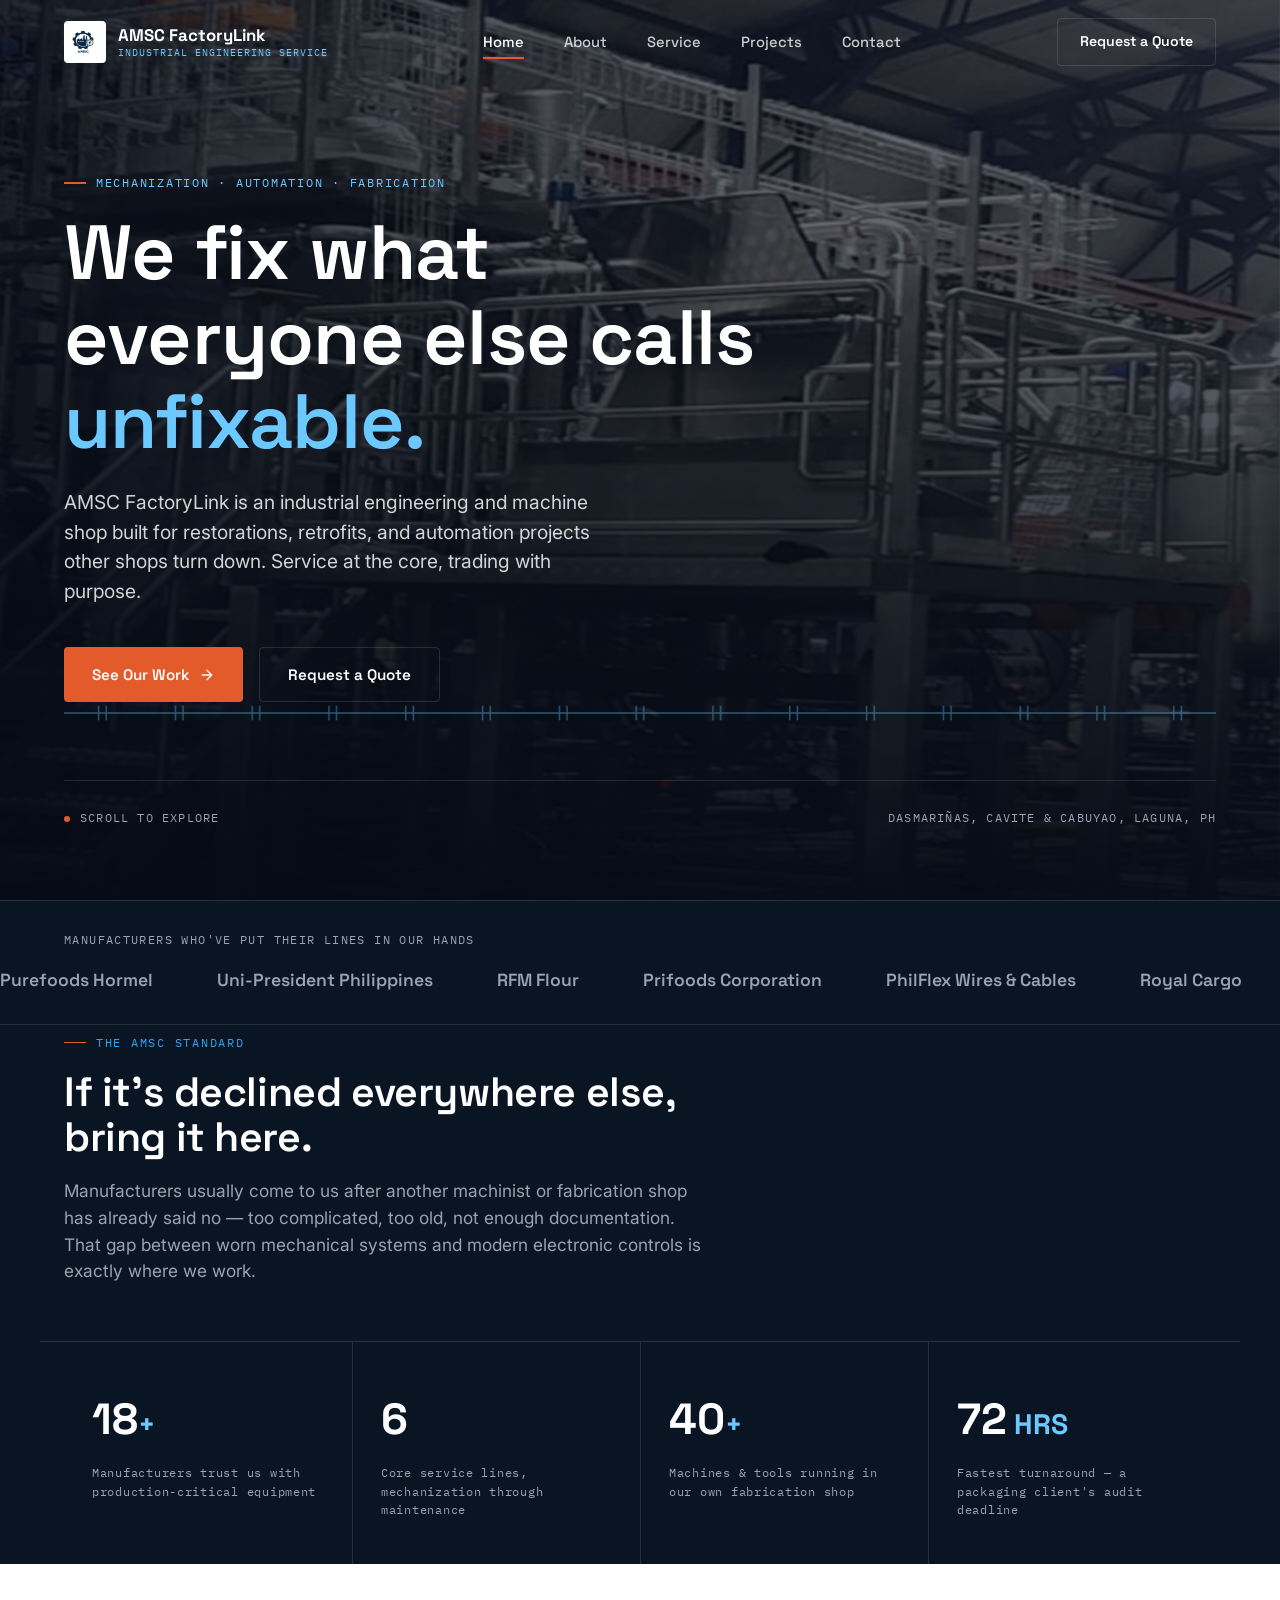
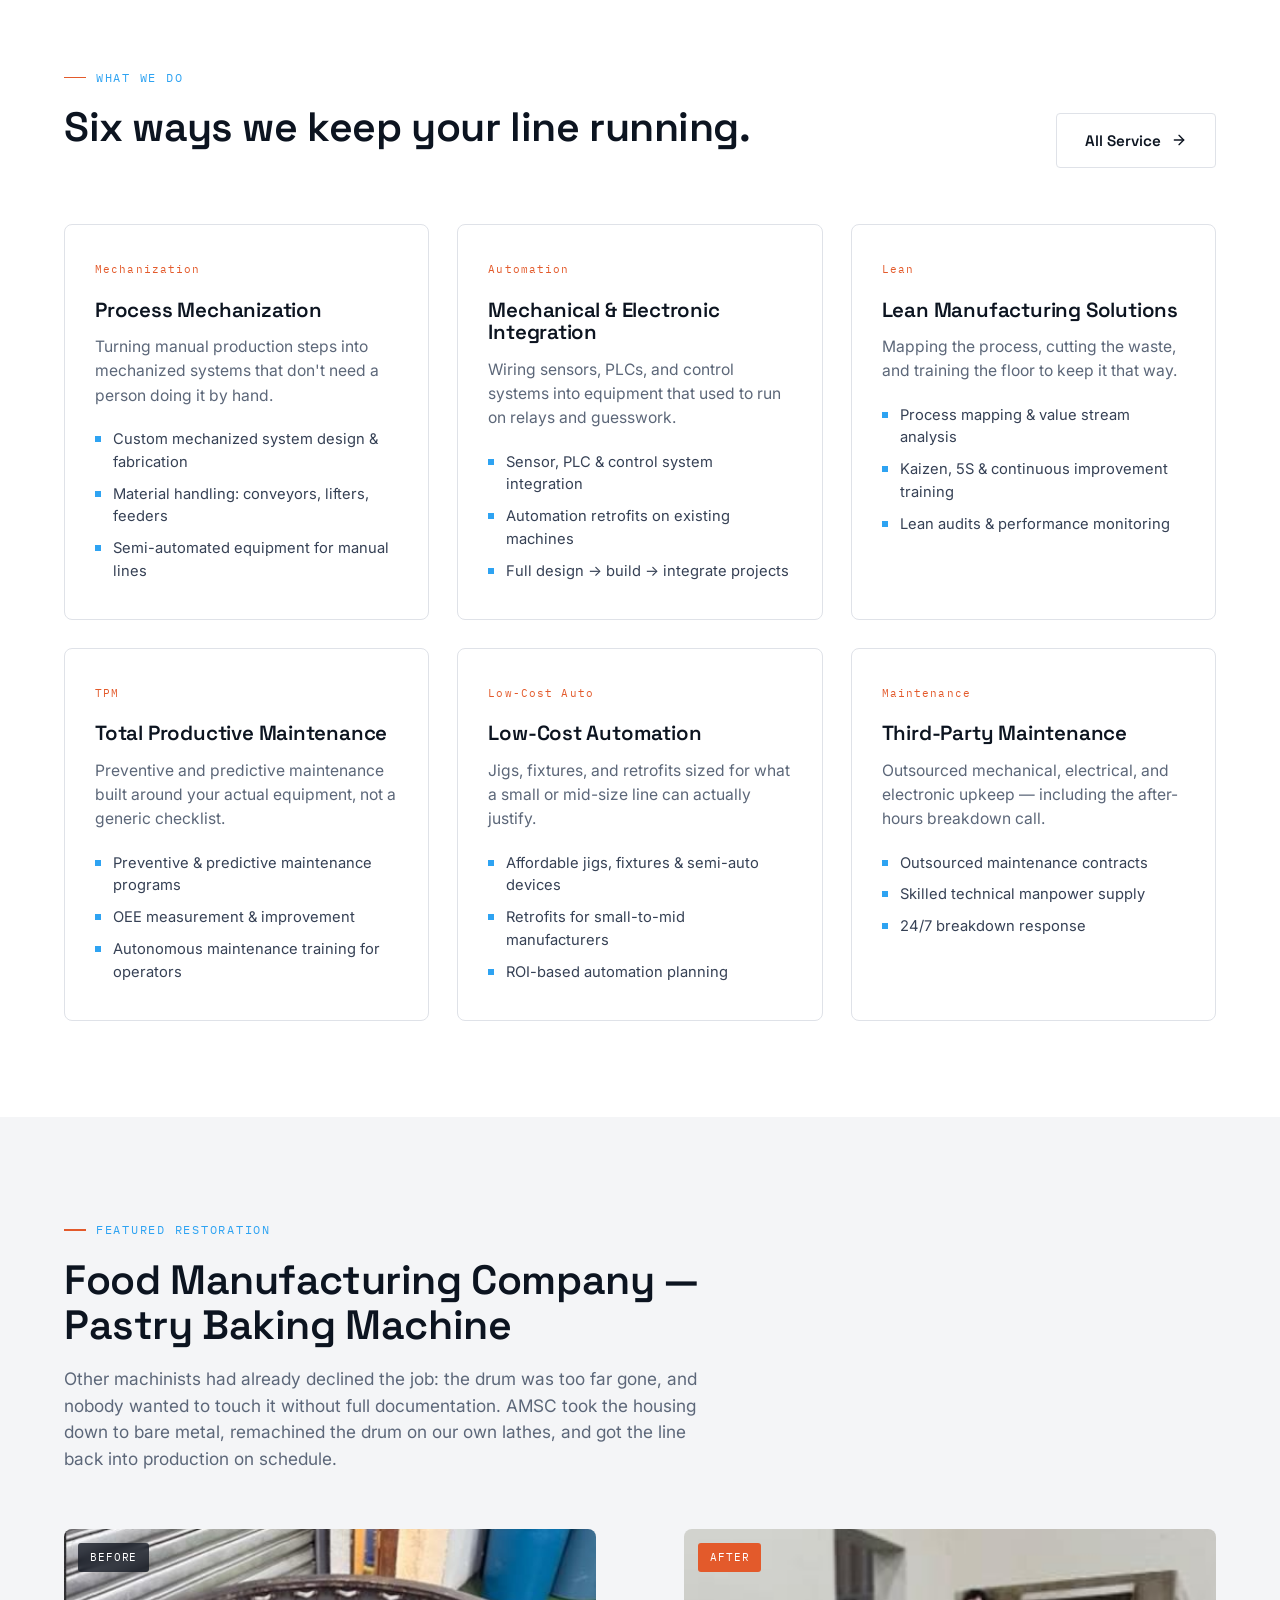
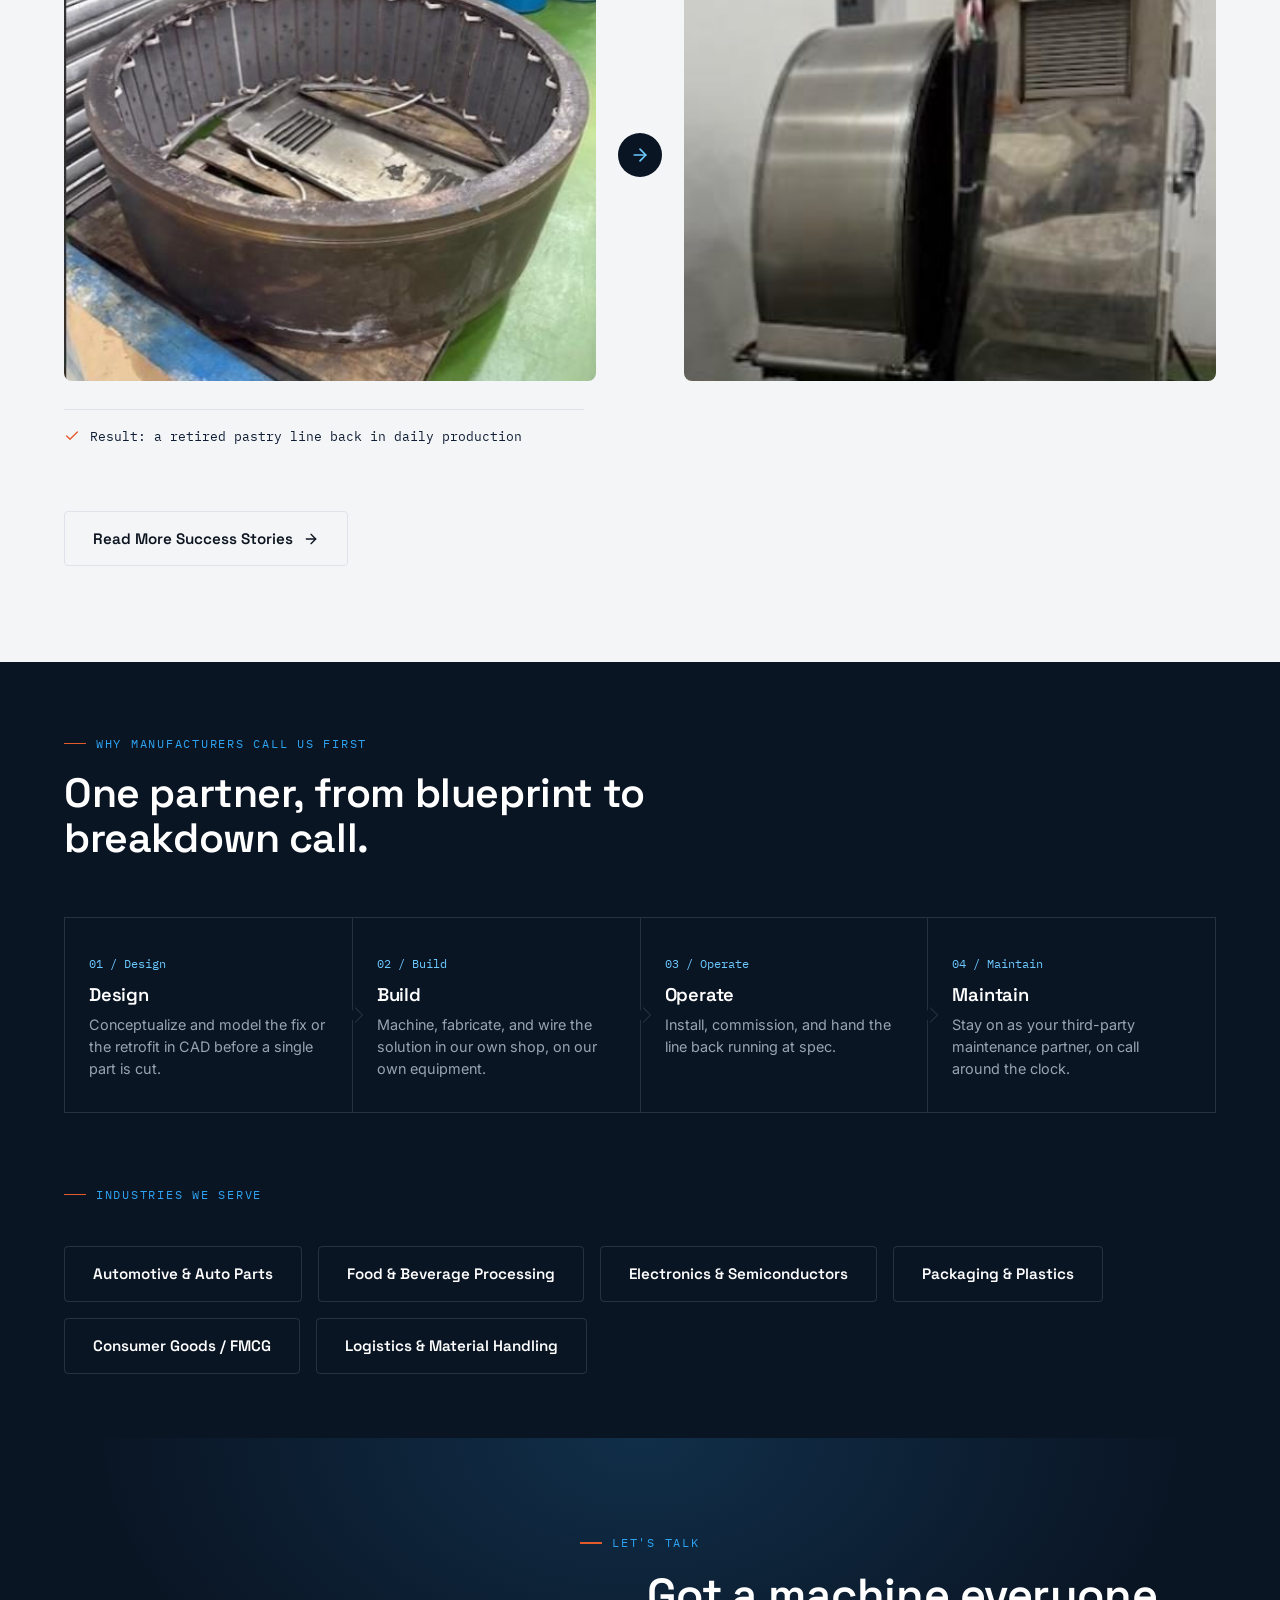
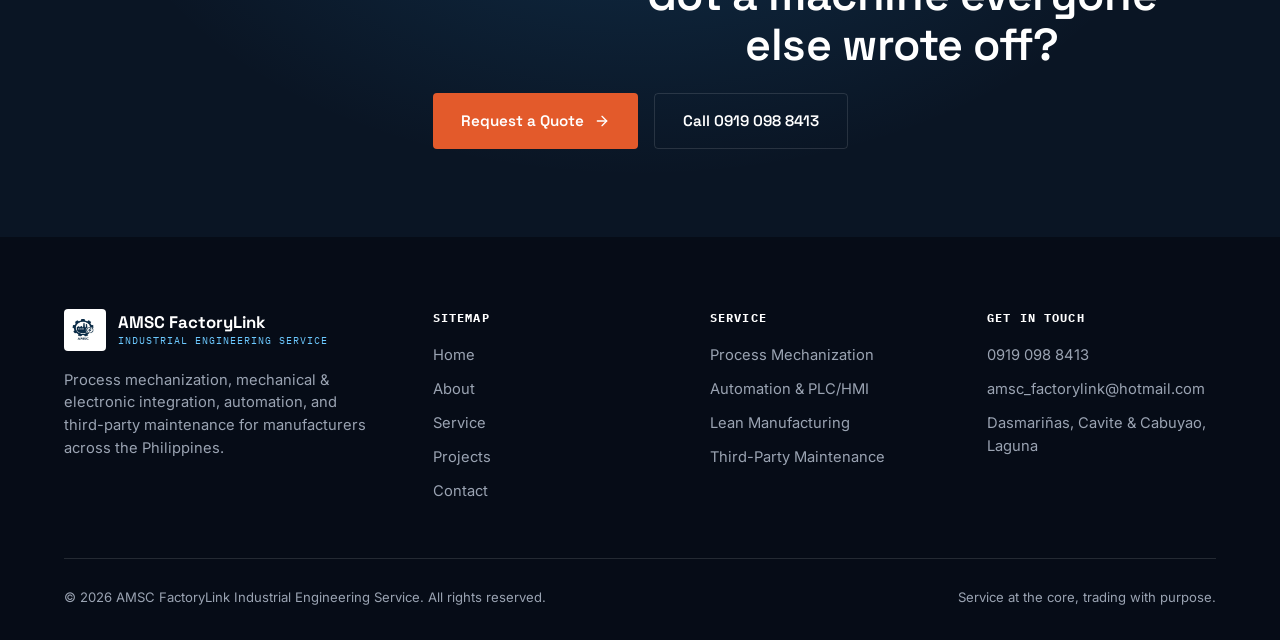
<file: index.html>
<!DOCTYPE html>
<html lang="en">
<head>
<meta charset="UTF-8">
<meta name="viewport" content="width=device-width, initial-scale=1.0">
<title>AMSC FactoryLink | Industrial Engineering & Machine Shop, Cavite PH</title>
<meta name="description" content="AMSC FactoryLink is an industrial engineering and machine shop serving Philippine manufacturers with mechanization, PLC/HMI automation, fabrication, and restoration work other shops turn down.">
<link rel="icon" href="assets/img/logo.png" type="image/png">
<link rel="preconnect" href="https://fonts.googleapis.com">
<link rel="preconnect" href="https://fonts.gstatic.com" crossorigin>
<link href="https://fonts.googleapis.com/css2?family=Space+Grotesk:wght@500;600;700&family=Inter:wght@400;500;600&family=IBM+Plex+Mono:wght@400;500&display=swap" rel="stylesheet">
<link rel="stylesheet" href="assets/css/style.css">
</head>
<body>

<header class="site-header">
  <div class="container">
    <a href="index.html" class="brand">
      <span class="brand-mark"><img src="assets/img/logo.png" alt="AMSC FactoryLink logo"></span>
      <span class="brand-name">AMSC FactoryLink<span>Industrial Engineering Service</span></span>
    </a>
    <nav class="nav-links">
      <a href="index.html">Home</a>
      <a href="about.html">About</a>
      <a href="services.html">Service</a>
      <a href="projects.html">Projects</a>
      <a href="contact.html">Contact</a>
    </nav>
    <div class="nav-actions">
      <a href="contact.html" class="btn btn-outline">Request a Quote</a>
      <button class="nav-toggle" aria-label="Toggle menu"><span></span><span></span><span></span></button>
    </div>
  </div>
</header>

<!-- ================= HERO ================= -->
<section class="hero">
  <div class="hero-bg">
    <img src="assets/img/hero-facility.jpg" alt="Stainless steel processing tanks and catwalk inside an AMSC-serviced manufacturing facility">
  </div>
  <div class="hero-content container">
    <span class="eyebrow">Mechanization · Automation · Fabrication</span>
    <h1>We fix what everyone else calls <em>unfixable.</em></h1>
    <p class="hero-sub">AMSC FactoryLink is an industrial engineering and machine shop built for restorations, retrofits, and automation projects other shops turn down. Service at the core, trading with purpose.</p>
    <div class="btn-row">
      <a href="projects.html" class="btn btn-primary">See Our Work
        <svg viewBox="0 0 24 24" fill="none" stroke="currentColor" stroke-width="2" stroke-linecap="round" stroke-linejoin="round"><line x1="5" y1="12" x2="19" y2="12"/><polyline points="12 5 19 12 12 19"/></svg>
      </a>
      <a href="contact.html" class="btn btn-outline">Request a Quote</a>
    </div>
    <div class="rung on-dark">
      <svg viewBox="0 0 1200 24" preserveAspectRatio="none">
        <defs>
          <pattern id="rungHero" width="80" height="24" patternUnits="userSpaceOnUse">
            <line x1="0" y1="12" x2="80" y2="12" stroke="currentColor" stroke-width="1.5"/>
            <line x1="36" y1="4" x2="36" y2="20" stroke="currentColor" stroke-width="1.5"/>
            <line x1="44" y1="4" x2="44" y2="20" stroke="currentColor" stroke-width="1.5"/>
          </pattern>
        </defs>
        <rect width="1200" height="24" fill="url(#rungHero)"/>
      </svg>
    </div>
    <div class="hero-foot">
      <span class="scroll-cue"><span class="dot"></span> Scroll to explore</span>
      <span class="scroll-cue">Dasmariñas, Cavite &amp; Cabuyao, Laguna, PH</span>
    </div>
  </div>
</section>

<!-- ================= MARQUEE ================= -->
<div class="marquee-wrap">
  <p class="marquee-label container">Manufacturers who've put their lines in our hands</p>
  <div class="marquee-track">
    <span>Purefoods Hormel</span>
    <span>Uni‑President Philippines</span>
    <span>RFM Flour</span>
    <span>Prifoods Corporation</span>
    <span>PhilFlex Wires &amp; Cables</span>
    <span>Royal Cargo</span>
    <span>Waffle Time</span>
    <span>Foodchoice Corporation</span>
    <span>Glades International</span>
    <span>La Croesus Pharma</span>
    <span>Multi‑Mix Manufacturing</span>
    <span>ARC Refreshments</span>
    <span>Dubeon Corporation</span>
    <span>Franklin Baker</span>
    <span>Philmetal</span>
    <span>Magnolia Ice Cream</span>
    <!-- duplicate for seamless loop -->
    <span>Purefoods Hormel</span>
    <span>Uni‑President Philippines</span>
    <span>RFM Flour</span>
    <span>Prifoods Corporation</span>
    <span>PhilFlex Wires &amp; Cables</span>
    <span>Royal Cargo</span>
    <span>Waffle Time</span>
    <span>Foodchoice Corporation</span>
    <span>Glades International</span>
    <span>La Croesus Pharma</span>
    <span>Multi‑Mix Manufacturing</span>
    <span>ARC Refreshments</span>
    <span>Dubeon Corporation</span>
    <span>Franklin Baker</span>
    <span>Philmetal</span>
    <span>Magnolia Ice Cream</span>
  </div>
</div>

<!-- ================= THE AMSC STANDARD + STATS ================= -->
<section class="section-dark">
  <div class="container">
    <div class="section-head reveal">
      <span class="eyebrow">The AMSC Standard</span>
      <h2>If it's declined everywhere else, bring it here.</h2>
      <p>Manufacturers usually come to us after another machinist or fabrication shop has already said no — too complicated, too old, not enough documentation. That gap between worn mechanical systems and modern electronic controls is exactly where we work.</p>
    </div>
  </div>
  <div class="stats-band container">
    <div class="stat reveal">
      <div class="num"><span data-count="18" data-suffix="+">18</span></div>
      <div class="label">Manufacturers trust us with production-critical equipment</div>
    </div>
    <div class="stat reveal reveal-delay-1">
      <div class="num"><span data-count="6">6</span></div>
      <div class="label">Core service lines, mechanization through maintenance</div>
    </div>
    <div class="stat reveal reveal-delay-2">
      <div class="num"><span data-count="40" data-suffix="+">40</span></div>
      <div class="label">Machines &amp; tools running in our own fabrication shop</div>
    </div>
    <div class="stat reveal reveal-delay-3">
      <div class="num"><span data-count="72" data-suffix=" HRS">72</span></div>
      <div class="label">Fastest turnaround — a packaging client's audit deadline</div>
    </div>
  </div>
</section>

<!-- ================= SERVICES PREVIEW ================= -->
<section class="section">
  <div class="container">
    <div class="section-head between reveal">
      <div>
        <span class="eyebrow">What We Do</span>
        <h2>Six ways we keep your line running.</h2>
      </div>
      <a href="services.html" class="btn btn-outline-dark">All Service
        <svg viewBox="0 0 24 24" fill="none" stroke="currentColor" stroke-width="2" stroke-linecap="round" stroke-linejoin="round"><line x1="5" y1="12" x2="19" y2="12"/><polyline points="12 5 19 12 12 19"/></svg>
      </a>
    </div>

    <div class="grid-3">
      <div class="service-card reveal">
        <span class="tag">Mechanization</span>
        <h3>Process Mechanization</h3>
        <p>Turning manual production steps into mechanized systems that don't need a person doing it by hand.</p>
        <ul>
          <li>Custom mechanized system design &amp; fabrication</li>
          <li>Material handling: conveyors, lifters, feeders</li>
          <li>Semi-automated equipment for manual lines</li>
        </ul>
      </div>
      <div class="service-card reveal reveal-delay-1">
        <span class="tag">Automation</span>
        <h3>Mechanical &amp; Electronic Integration</h3>
        <p>Wiring sensors, PLCs, and control systems into equipment that used to run on relays and guesswork.</p>
        <ul>
          <li>Sensor, PLC &amp; control system integration</li>
          <li>Automation retrofits on existing machines</li>
          <li>Full design → build → integrate projects</li>
        </ul>
      </div>
      <div class="service-card reveal reveal-delay-2">
        <span class="tag">Lean</span>
        <h3>Lean Manufacturing Solutions</h3>
        <p>Mapping the process, cutting the waste, and training the floor to keep it that way.</p>
        <ul>
          <li>Process mapping &amp; value stream analysis</li>
          <li>Kaizen, 5S &amp; continuous improvement training</li>
          <li>Lean audits &amp; performance monitoring</li>
        </ul>
      </div>
      <div class="service-card reveal">
        <span class="tag">TPM</span>
        <h3>Total Productive Maintenance</h3>
        <p>Preventive and predictive maintenance built around your actual equipment, not a generic checklist.</p>
        <ul>
          <li>Preventive &amp; predictive maintenance programs</li>
          <li>OEE measurement &amp; improvement</li>
          <li>Autonomous maintenance training for operators</li>
        </ul>
      </div>
      <div class="service-card reveal reveal-delay-1">
        <span class="tag">Low-Cost Auto</span>
        <h3>Low-Cost Automation</h3>
        <p>Jigs, fixtures, and retrofits sized for what a small or mid-size line can actually justify.</p>
        <ul>
          <li>Affordable jigs, fixtures &amp; semi-auto devices</li>
          <li>Retrofits for small-to-mid manufacturers</li>
          <li>ROI-based automation planning</li>
        </ul>
      </div>
      <div class="service-card reveal reveal-delay-2">
        <span class="tag">Maintenance</span>
        <h3>Third-Party Maintenance</h3>
        <p>Outsourced mechanical, electrical, and electronic upkeep — including the after-hours breakdown call.</p>
        <ul>
          <li>Outsourced maintenance contracts</li>
          <li>Skilled technical manpower supply</li>
          <li>24/7 breakdown response</li>
        </ul>
      </div>
    </div>
  </div>
</section>

<!-- ================= FEATURED CASE STUDY ================= -->
<section class="section section-paper">
  <div class="container">
    <div class="section-head reveal">
      <span class="eyebrow">Featured Restoration</span>
      <h2>Food Manufacturing Company — Pastry Baking Machine</h2>
      <p>Other machinists had already declined the job: the drum was too far gone, and nobody wanted to touch it without full documentation. AMSC took the housing down to bare metal, remachined the drum on our own lathes, and got the line back into production on schedule.</p>
    </div>

    <div class="transform-panel reveal">
      <div class="transform-image before">
        <img src="assets/img/case-01-before.jpg" alt="Worn out, corroded pastry drum before restoration">
        <span class="transform-tag">Before</span>
      </div>
      <div class="transform-arrow">
        <svg viewBox="0 0 24 24" fill="none" stroke="currentColor" stroke-width="2" stroke-linecap="round" stroke-linejoin="round"><line x1="5" y1="12" x2="19" y2="12"/><polyline points="12 5 19 12 12 19"/></svg>
      </div>
      <div class="transform-image after">
        <img src="assets/img/case-01-after.jpg" alt="Restored pastry baking machine reinstalled and running">
        <span class="transform-tag">After</span>
      </div>
    </div>

    <div class="case-result reveal" style="margin-top:28px; max-width:520px;">
      <svg viewBox="0 0 24 24" fill="none" stroke="currentColor" stroke-width="2" stroke-linecap="round" stroke-linejoin="round"><polyline points="20 6 9 17 4 12"/></svg>
      Result: a retired pastry line back in daily production
    </div>

    <a href="projects.html" class="btn btn-outline-dark mt-lg reveal">Read More Success Stories
      <svg viewBox="0 0 24 24" fill="none" stroke="currentColor" stroke-width="2" stroke-linecap="round" stroke-linejoin="round"><line x1="5" y1="12" x2="19" y2="12"/><polyline points="12 5 19 12 12 19"/></svg>
    </a>
  </div>
</section>

<!-- ================= EDGE / PROCESS ================= -->
<section class="section-dark section-tight">
  <div class="container">
    <div class="section-head reveal">
      <span class="eyebrow">Why Manufacturers Call Us First</span>
      <h2>One partner, from blueprint to breakdown call.</h2>
    </div>

    <div class="process-strip reveal">
      <div class="process-step">
        <span class="num">01 / Design</span>
        <h4>Design</h4>
        <p>Conceptualize and model the fix or the retrofit in CAD before a single part is cut.</p>
      </div>
      <div class="process-step">
        <span class="num">02 / Build</span>
        <h4>Build</h4>
        <p>Machine, fabricate, and wire the solution in our own shop, on our own equipment.</p>
      </div>
      <div class="process-step">
        <span class="num">03 / Operate</span>
        <h4>Operate</h4>
        <p>Install, commission, and hand the line back running at spec.</p>
      </div>
      <div class="process-step">
        <span class="num">04 / Maintain</span>
        <h4>Maintain</h4>
        <p>Stay on as your third-party maintenance partner, on call around the clock.</p>
      </div>
    </div>

    <div class="section-head reveal" style="margin-top:64px; margin-bottom:24px;">
      <span class="eyebrow">Industries We Serve</span>
    </div>
    <div class="btn-row reveal">
      <span class="btn btn-outline" style="cursor:default;">Automotive &amp; Auto Parts</span>
      <span class="btn btn-outline" style="cursor:default;">Food &amp; Beverage Processing</span>
      <span class="btn btn-outline" style="cursor:default;">Electronics &amp; Semiconductors</span>
      <span class="btn btn-outline" style="cursor:default;">Packaging &amp; Plastics</span>
      <span class="btn btn-outline" style="cursor:default;">Consumer Goods / FMCG</span>
      <span class="btn btn-outline" style="cursor:default;">Logistics &amp; Material Handling</span>
    </div>
  </div>
</section>

<!-- ================= CTA ================= -->
<section class="cta-band">
  <div class="container inner">
    <span class="eyebrow" style="justify-content:center;">Let's Talk</span>
    <h2 class="reveal">Got a machine everyone else wrote off?</h2>
    <div class="btn-row reveal">
      <a href="contact.html" class="btn btn-primary">Request a Quote
        <svg viewBox="0 0 24 24" fill="none" stroke="currentColor" stroke-width="2" stroke-linecap="round" stroke-linejoin="round"><line x1="5" y1="12" x2="19" y2="12"/><polyline points="12 5 19 12 12 19"/></svg>
      </a>
      <a href="tel:+639190988413" class="btn btn-outline">Call 0919 098 8413</a>
    </div>
  </div>
</section>

<footer class="site-footer">
  <div class="container">
    <div class="footer-grid">
      <div class="footer-brand">
        <a href="index.html" class="brand">
          <span class="brand-mark"><img src="assets/img/logo.png" alt="AMSC FactoryLink logo"></span>
          <span class="brand-name">AMSC FactoryLink<span>Industrial Engineering Service</span></span>
        </a>
        <p>Process mechanization, mechanical &amp; electronic integration, automation, and third-party maintenance for manufacturers across the Philippines.</p>
      </div>
      <div class="footer-col">
        <h5>Sitemap</h5>
        <ul>
          <li><a href="index.html">Home</a></li>
          <li><a href="about.html">About</a></li>
          <li><a href="services.html">Service</a></li>
          <li><a href="projects.html">Projects</a></li>
          <li><a href="contact.html">Contact</a></li>
        </ul>
      </div>
      <div class="footer-col">
        <h5>Service</h5>
        <ul>
          <li><a href="services.html">Process Mechanization</a></li>
          <li><a href="services.html">Automation &amp; PLC/HMI</a></li>
          <li><a href="services.html">Lean Manufacturing</a></li>
          <li><a href="services.html">Third-Party Maintenance</a></li>
        </ul>
      </div>
      <div class="footer-col">
        <h5>Get in Touch</h5>
        <ul>
          <li>0919 098 8413</li>
          <li><a href="mailto:amsc_factorylink@hotmail.com">amsc_factorylink@hotmail.com</a></li>
          <li>Dasmariñas, Cavite &amp; Cabuyao, Laguna</li>
        </ul>
      </div>
    </div>
    <div class="footer-bottom">
      <span>© 2026 AMSC FactoryLink Industrial Engineering Service. All rights reserved.</span>
      <span>Service at the core, trading with purpose.</span>
    </div>
  </div>
</footer>

<script src="assets/js/main.js"></script>
</body>
</html>
</file>
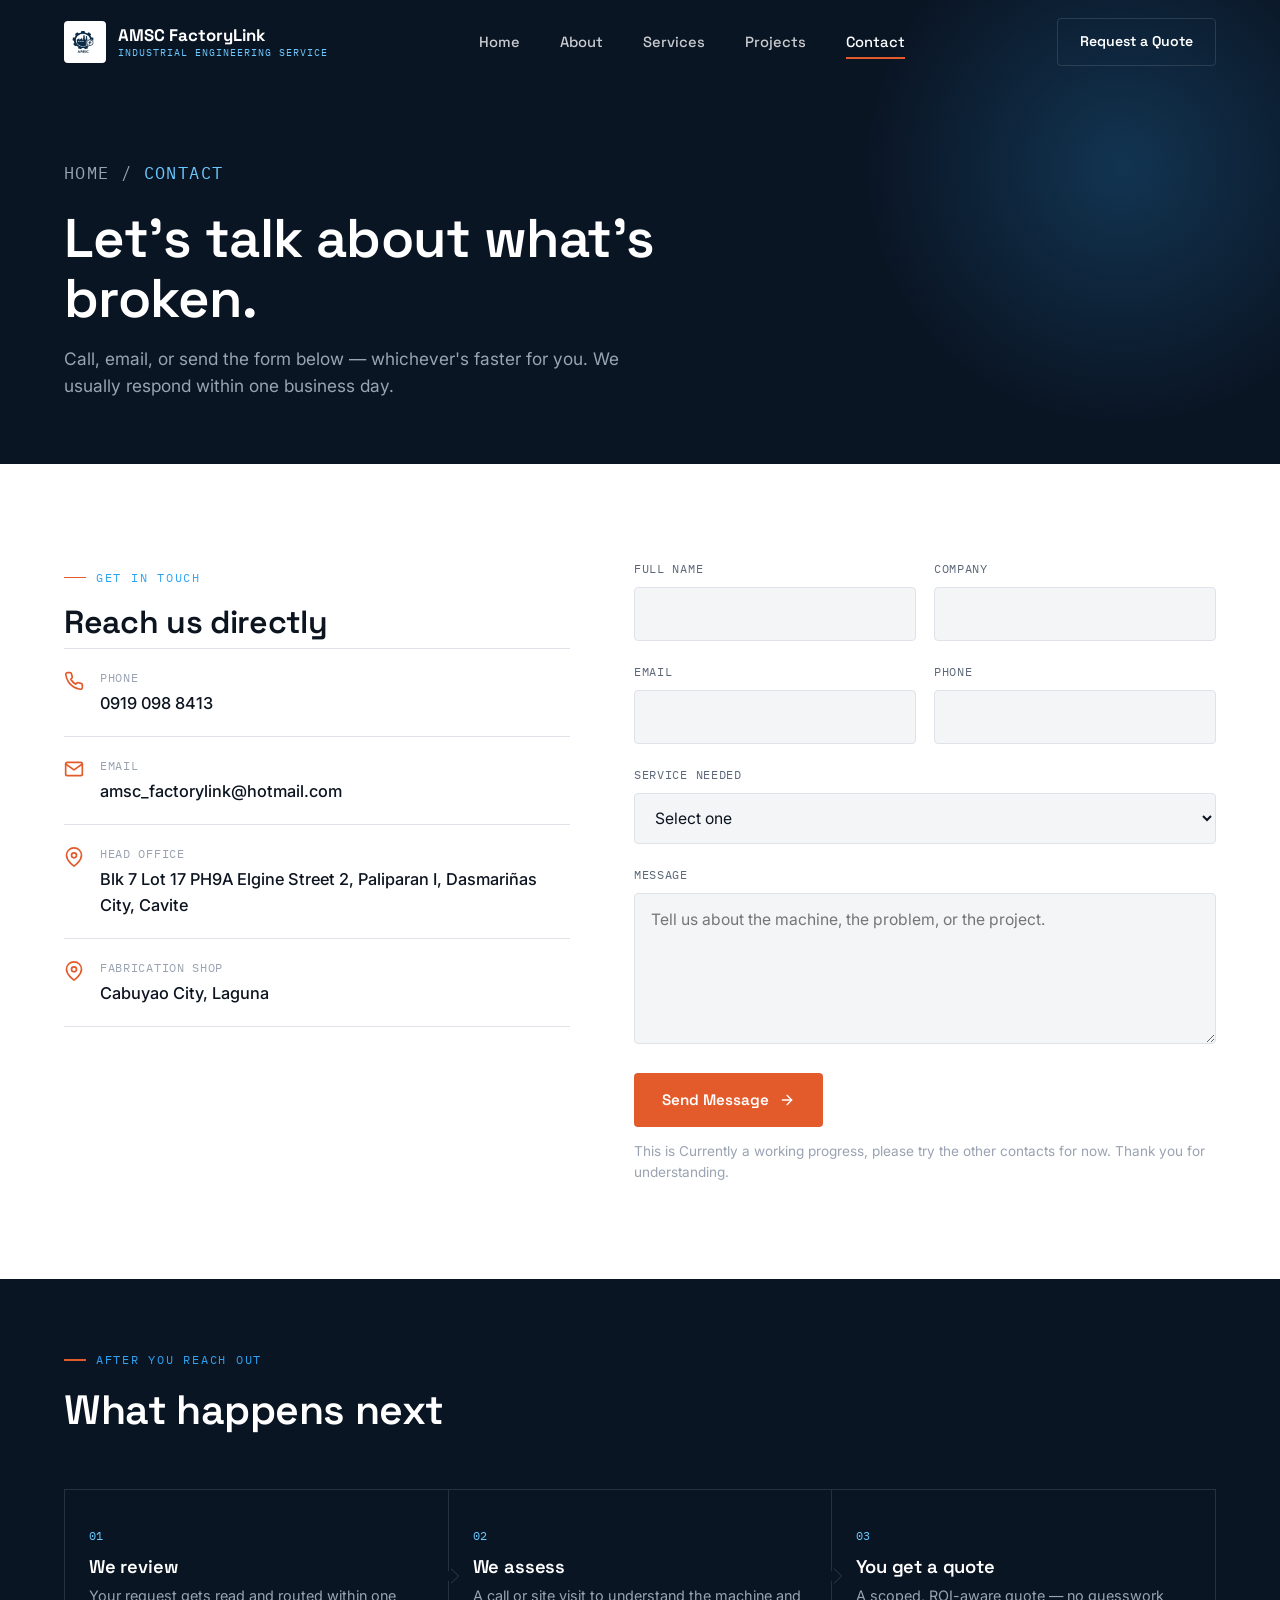
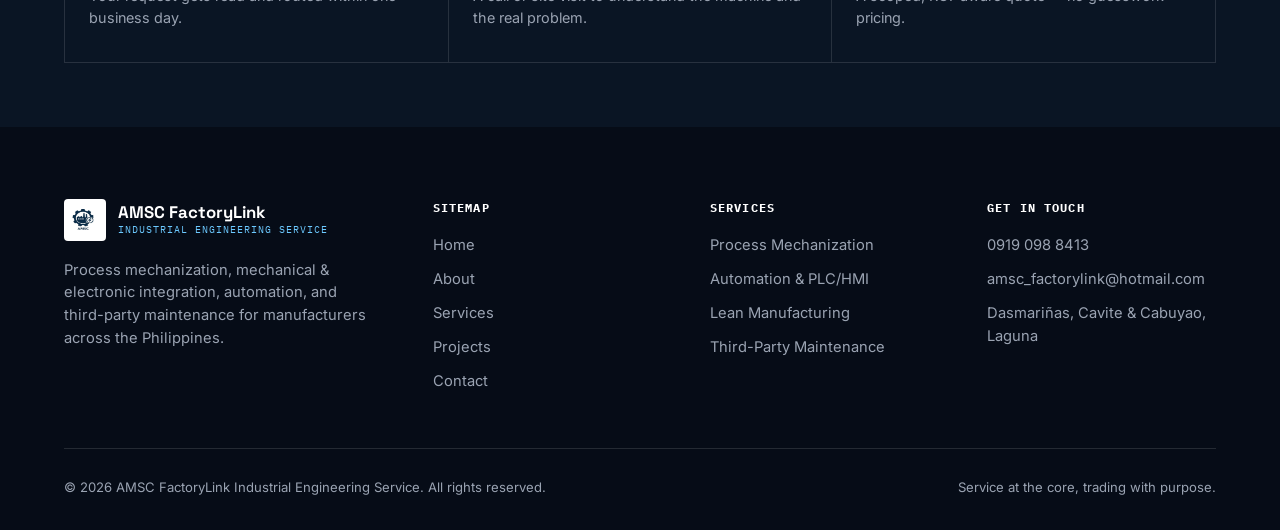
<file: contact.html>
<!DOCTYPE html>
<html lang="en">
<head>
<meta charset="UTF-8">
<meta name="viewport" content="width=device-width, initial-scale=1.0">
<title>Contact | AMSC FactoryLink Industrial Engineering Service</title>
<meta name="description" content="Reach AMSC FactoryLink by phone, email, or the form below. Head office in Dasmariñas, Cavite; fabrication shop in Cabuyao City, Laguna.">
<link rel="icon" href="assets/img/logo.png" type="image/png">
<link rel="preconnect" href="https://fonts.googleapis.com">
<link rel="preconnect" href="https://fonts.gstatic.com" crossorigin>
<link href="https://fonts.googleapis.com/css2?family=Space+Grotesk:wght@500;600;700&family=Inter:wght@400;500;600&family=IBM+Plex+Mono:wght@400;500&display=swap" rel="stylesheet">
<link rel="stylesheet" href="assets/css/style.css">
<style>
  .form-feedback { display:none; margin-top:16px; padding:14px 16px; border-radius: var(--radius-sm); background: var(--paper-dim); font-size: 0.9rem; color: var(--ink-700); }
  .form-feedback.show { display:block; }
</style>
</head>
<body>

<header class="site-header">
  <div class="container">
    <a href="index.html" class="brand">
      <span class="brand-mark"><img src="assets/img/logo.png" alt="AMSC FactoryLink logo"></span>
      <span class="brand-name">AMSC FactoryLink<span>Industrial Engineering Service</span></span>
    </a>
    <nav class="nav-links">
      <a href="index.html">Home</a>
      <a href="about.html">About</a>
      <a href="services.html">Services</a>
      <a href="projects.html">Projects</a>
      <a href="contact.html">Contact</a>
    </nav>
    <div class="nav-actions">
      <a href="contact.html" class="btn btn-outline">Request a Quote</a>
      <button class="nav-toggle" aria-label="Toggle menu"><span></span><span></span><span></span></button>
    </div>
  </div>
</header>

<!-- ================= PAGE HERO ================= -->
<section class="page-hero">
  <div class="container">
    <p class="breadcrumb">Home / <span>Contact</span></p>
    <h1>Let's talk about what's broken.</h1>
    <p>Call, email, or send the form below — whichever's faster for you. We usually respond within one business day.</p>
  </div>
</section>

<!-- ================= CONTACT LAYOUT ================= -->
<section class="section">
  <div class="container">
    <div class="contact-layout">

      <div class="reveal">
        <span class="eyebrow">Get in Touch</span>
        <h2 style="font-size:clamp(1.6rem,2.6vw,2rem); margin-bottom:8px;">Reach us directly</h2>

        <div class="contact-info-row">
          <svg viewBox="0 0 24 24" fill="none" stroke="currentColor" stroke-width="2" stroke-linecap="round" stroke-linejoin="round"><path d="M22 16.92v3a2 2 0 0 1-2.18 2 19.79 19.79 0 0 1-8.63-3.07 19.5 19.5 0 0 1-6-6 19.79 19.79 0 0 1-3.07-8.67A2 2 0 0 1 4.11 2h3a2 2 0 0 1 2 1.72c.127.96.361 1.903.7 2.81a2 2 0 0 1-.45 2.11L8.09 9.91a16 16 0 0 0 6 6l1.27-1.27a2 2 0 0 1 2.11-.45c.907.339 1.85.573 2.81.7A2 2 0 0 1 22 16.92z"/></svg>
          <div>
            <div class="label">Phone</div>
            <div class="value"><a href="tel:+639190988413">0919 098 8413</a></div>
          </div>
        </div>

        <div class="contact-info-row">
          <svg viewBox="0 0 24 24" fill="none" stroke="currentColor" stroke-width="2" stroke-linecap="round" stroke-linejoin="round"><rect x="2" y="4" width="20" height="16" rx="2"/><path d="M22 6L12 13 2 6"/></svg>
          <div>
            <div class="label">Email</div>
            <div class="value"><a href="mailto:amsc_factorylink@hotmail.com">amsc_factorylink@hotmail.com</a></div>
          </div>
        </div>

        <div class="contact-info-row">
          <svg viewBox="0 0 24 24" fill="none" stroke="currentColor" stroke-width="2" stroke-linecap="round" stroke-linejoin="round"><path d="M21 10c0 7-9 13-9 13s-9-6-9-13a9 9 0 0 1 18 0z"/><circle cx="12" cy="10" r="3"/></svg>
          <div>
            <div class="label">Head Office</div>
            <div class="value">Blk 7 Lot 17 PH9A Elgine Street 2, Paliparan I, Dasmariñas City, Cavite</div>
          </div>
        </div>

        <div class="contact-info-row">
          <svg viewBox="0 0 24 24" fill="none" stroke="currentColor" stroke-width="2" stroke-linecap="round" stroke-linejoin="round"><path d="M21 10c0 7-9 13-9 13s-9-6-9-13a9 9 0 0 1 18 0z"/><circle cx="12" cy="10" r="3"/></svg>
          <div>
            <div class="label">Fabrication Shop</div>
            <div class="value">Cabuyao City, Laguna</div>
          </div>
        </div>
      </div>

      <div class="reveal reveal-delay-1">
        <form id="contact-form">
          <div class="field-row">
            <div class="field">
              <label for="f-name">Full Name</label>
              <input type="text" id="f-name" name="name" required>
            </div>
            <div class="field">
              <label for="f-company">Company</label>
              <input type="text" id="f-company" name="company">
            </div>
          </div>
          <div class="field-row">
            <div class="field">
              <label for="f-email">Email</label>
              <input type="email" id="f-email" name="email" required>
            </div>
            <div class="field">
              <label for="f-phone">Phone</label>
              <input type="tel" id="f-phone" name="phone">
            </div>
          </div>
          <div class="field">
            <label for="f-service">Service Needed</label>
            <select id="f-service" name="service">
              <option value="">Select one</option>
              <option>Process Mechanization</option>
              <option>Mechanical &amp; Electronic Integration / Automation</option>
              <option>Lean Manufacturing Solutions</option>
              <option>Total Productive Maintenance (TPM)</option>
              <option>Low-Cost Automation</option>
              <option>Third-Party Maintenance</option>
              <option>Other / Not Sure Yet</option>
            </select>
          </div>
          <div class="field">
            <label for="f-message">Message</label>
            <textarea id="f-message" name="message" rows="5" required placeholder="Tell us about the machine, the problem, or the project."></textarea>
          </div>
          <button type="submit" class="btn btn-primary">Send Message
            <svg viewBox="0 0 24 24" fill="none" stroke="currentColor" stroke-width="2" stroke-linecap="round" stroke-linejoin="round"><line x1="5" y1="12" x2="19" y2="12"/><polyline points="12 5 19 12 12 19"/></svg>
          </button>
          <p id="form-feedback" class="form-feedback"></p>
          <p class="form-note">This is Currently a working progress, please try the other contacts for now. Thank you for understanding.</p>
        </form>
      </div>

    </div>
  </div>
</section>

<!-- ================= WHAT HAPPENS NEXT ================= -->
<section class="section-dark section-tight">
  <div class="container">
    <div class="section-head reveal">
      <span class="eyebrow">After You Reach Out</span>
      <h2>What happens next</h2>
    </div>
    <div class="process-strip reveal">
      <div class="process-step">
        <span class="num">01</span>
        <h4>We review</h4>
        <p>Your request gets read and routed within one business day.</p>
      </div>
      <div class="process-step">
        <span class="num">02</span>
        <h4>We assess</h4>
        <p>A call or site visit to understand the machine and the real problem.</p>
      </div>
      <div class="process-step">
        <span class="num">03</span>
        <h4>You get a quote</h4>
        <p>A scoped, ROI-aware quote — no guesswork pricing.</p>
      </div>
    </div>
  </div>
</section>

<footer class="site-footer">
  <div class="container">
    <div class="footer-grid">
      <div class="footer-brand">
        <a href="index.html" class="brand">
          <span class="brand-mark"><img src="assets/img/logo.png" alt="AMSC FactoryLink logo"></span>
          <span class="brand-name">AMSC FactoryLink<span>Industrial Engineering Service</span></span>
        </a>
        <p>Process mechanization, mechanical &amp; electronic integration, automation, and third-party maintenance for manufacturers across the Philippines.</p>
      </div>
      <div class="footer-col">
        <h5>Sitemap</h5>
        <ul>
          <li><a href="index.html">Home</a></li>
          <li><a href="about.html">About</a></li>
          <li><a href="services.html">Services</a></li>
          <li><a href="projects.html">Projects</a></li>
          <li><a href="contact.html">Contact</a></li>
        </ul>
      </div>
      <div class="footer-col">
        <h5>Services</h5>
        <ul>
          <li><a href="services.html">Process Mechanization</a></li>
          <li><a href="services.html">Automation &amp; PLC/HMI</a></li>
          <li><a href="services.html">Lean Manufacturing</a></li>
          <li><a href="services.html">Third-Party Maintenance</a></li>
        </ul>
      </div>
      <div class="footer-col">
        <h5>Get in Touch</h5>
        <ul>
          <li>0919 098 8413</li>
          <li><a href="mailto:amsc_factorylink@hotmail.com">amsc_factorylink@hotmail.com</a></li>
          <li>Dasmariñas, Cavite &amp; Cabuyao, Laguna</li>
        </ul>
      </div>
    </div>
    <div class="footer-bottom">
      <span>© 2026 AMSC FactoryLink Industrial Engineering Service. All rights reserved.</span>
      <span>Service at the core, trading with purpose.</span>
    </div>
  </div>
</footer>

<script src="assets/js/main.js"></script>
</body>
</html>
</file>
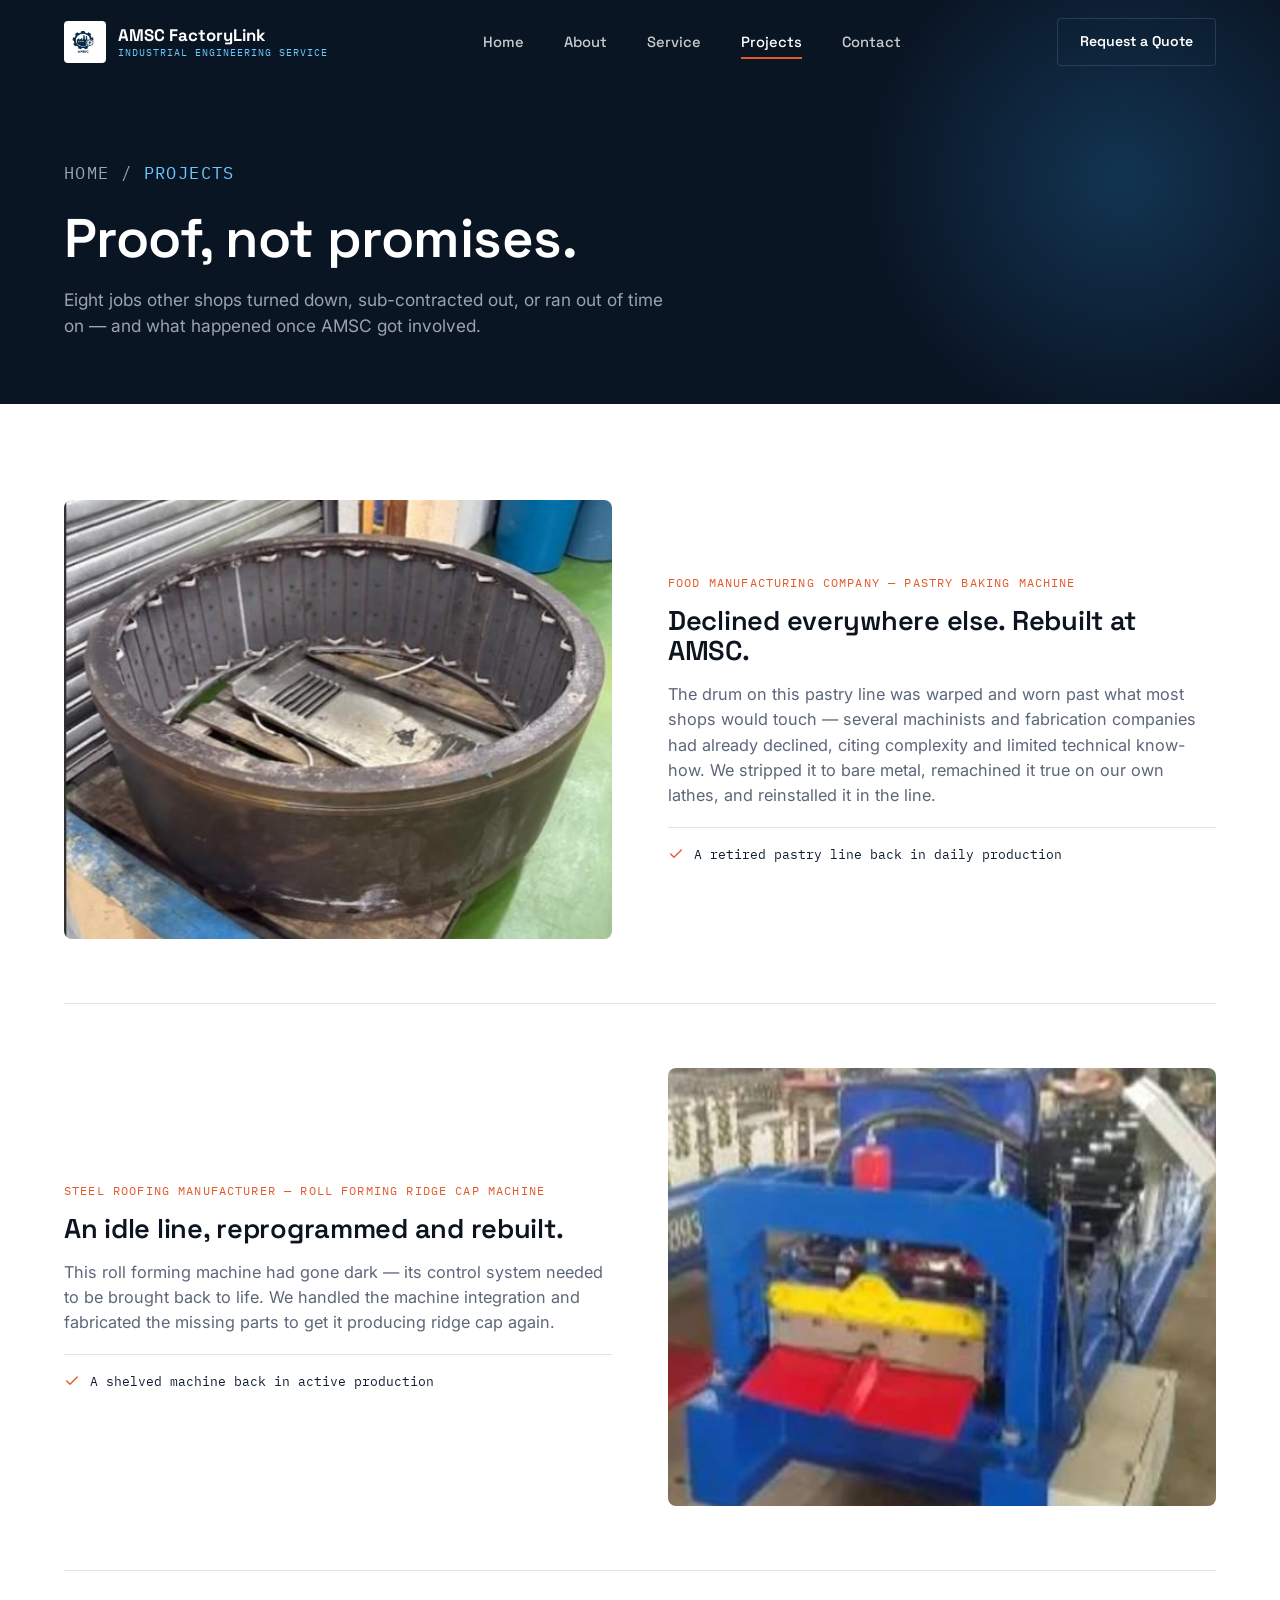
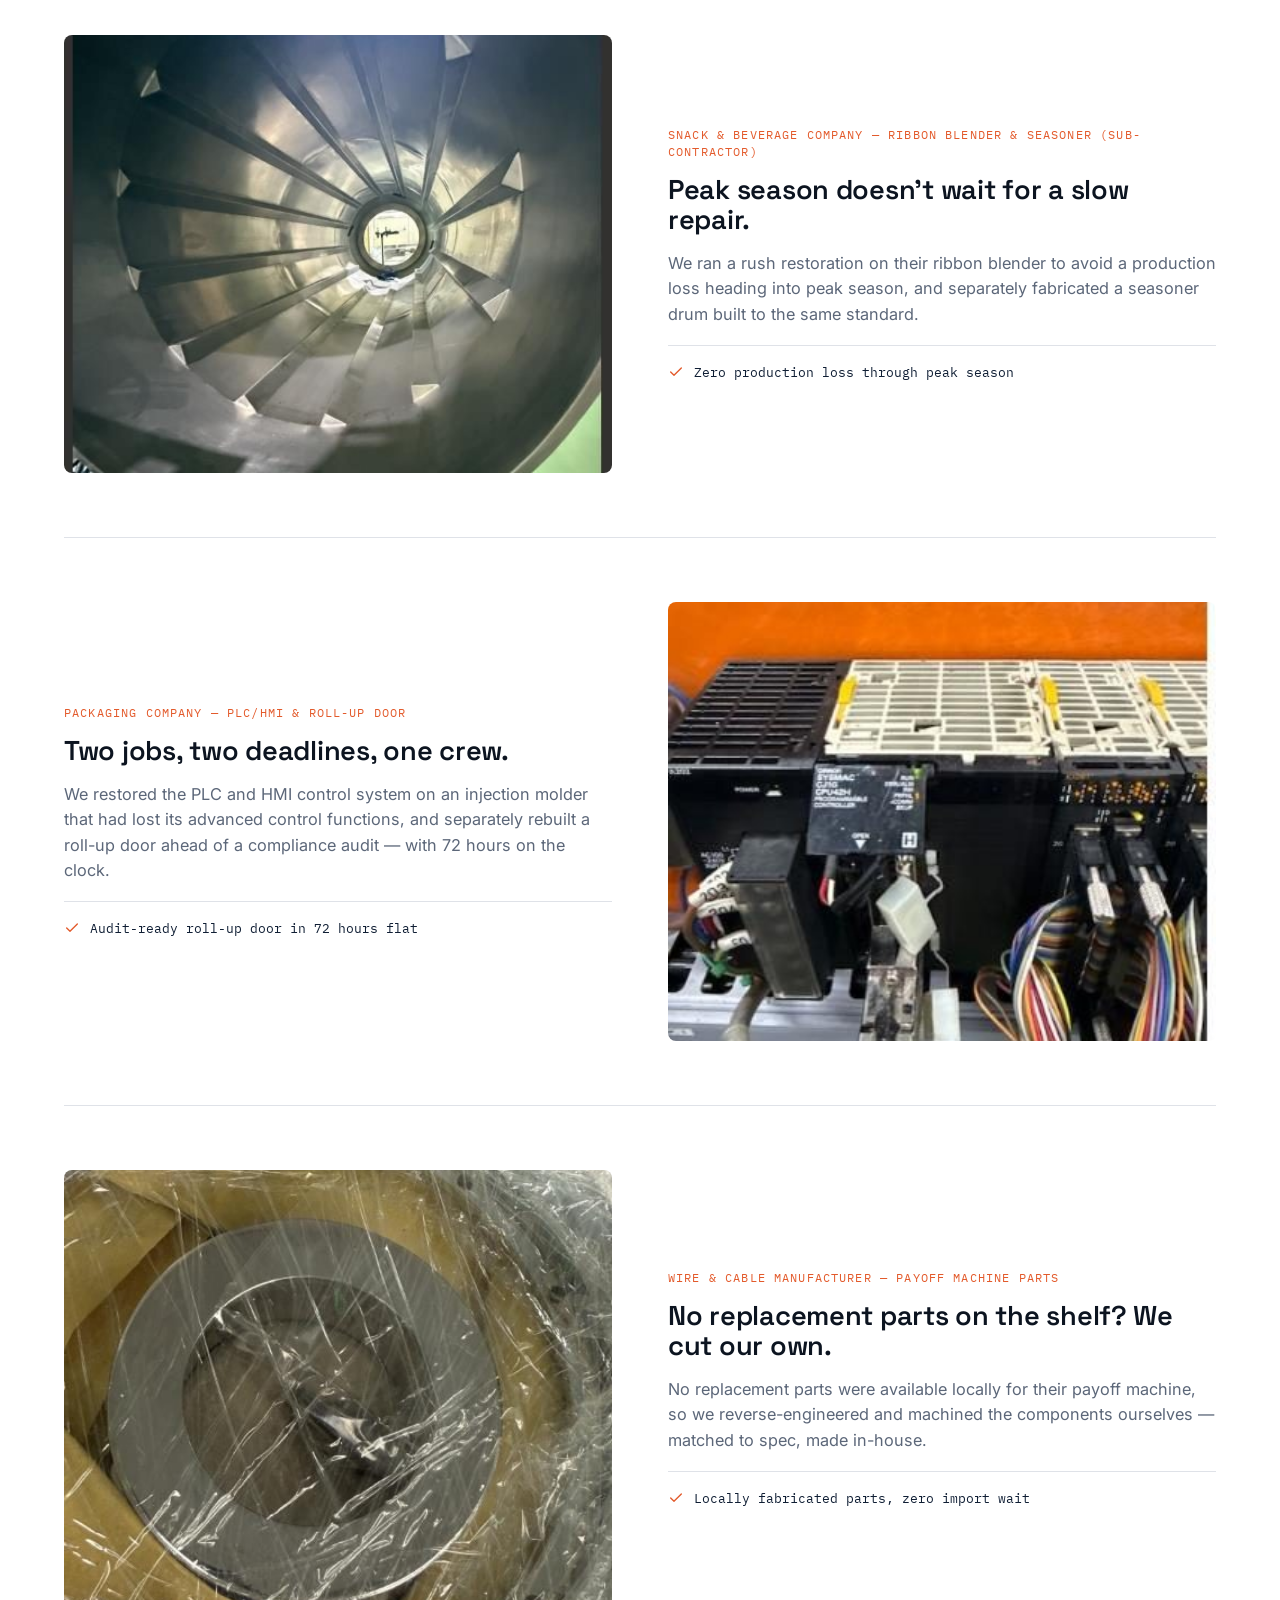
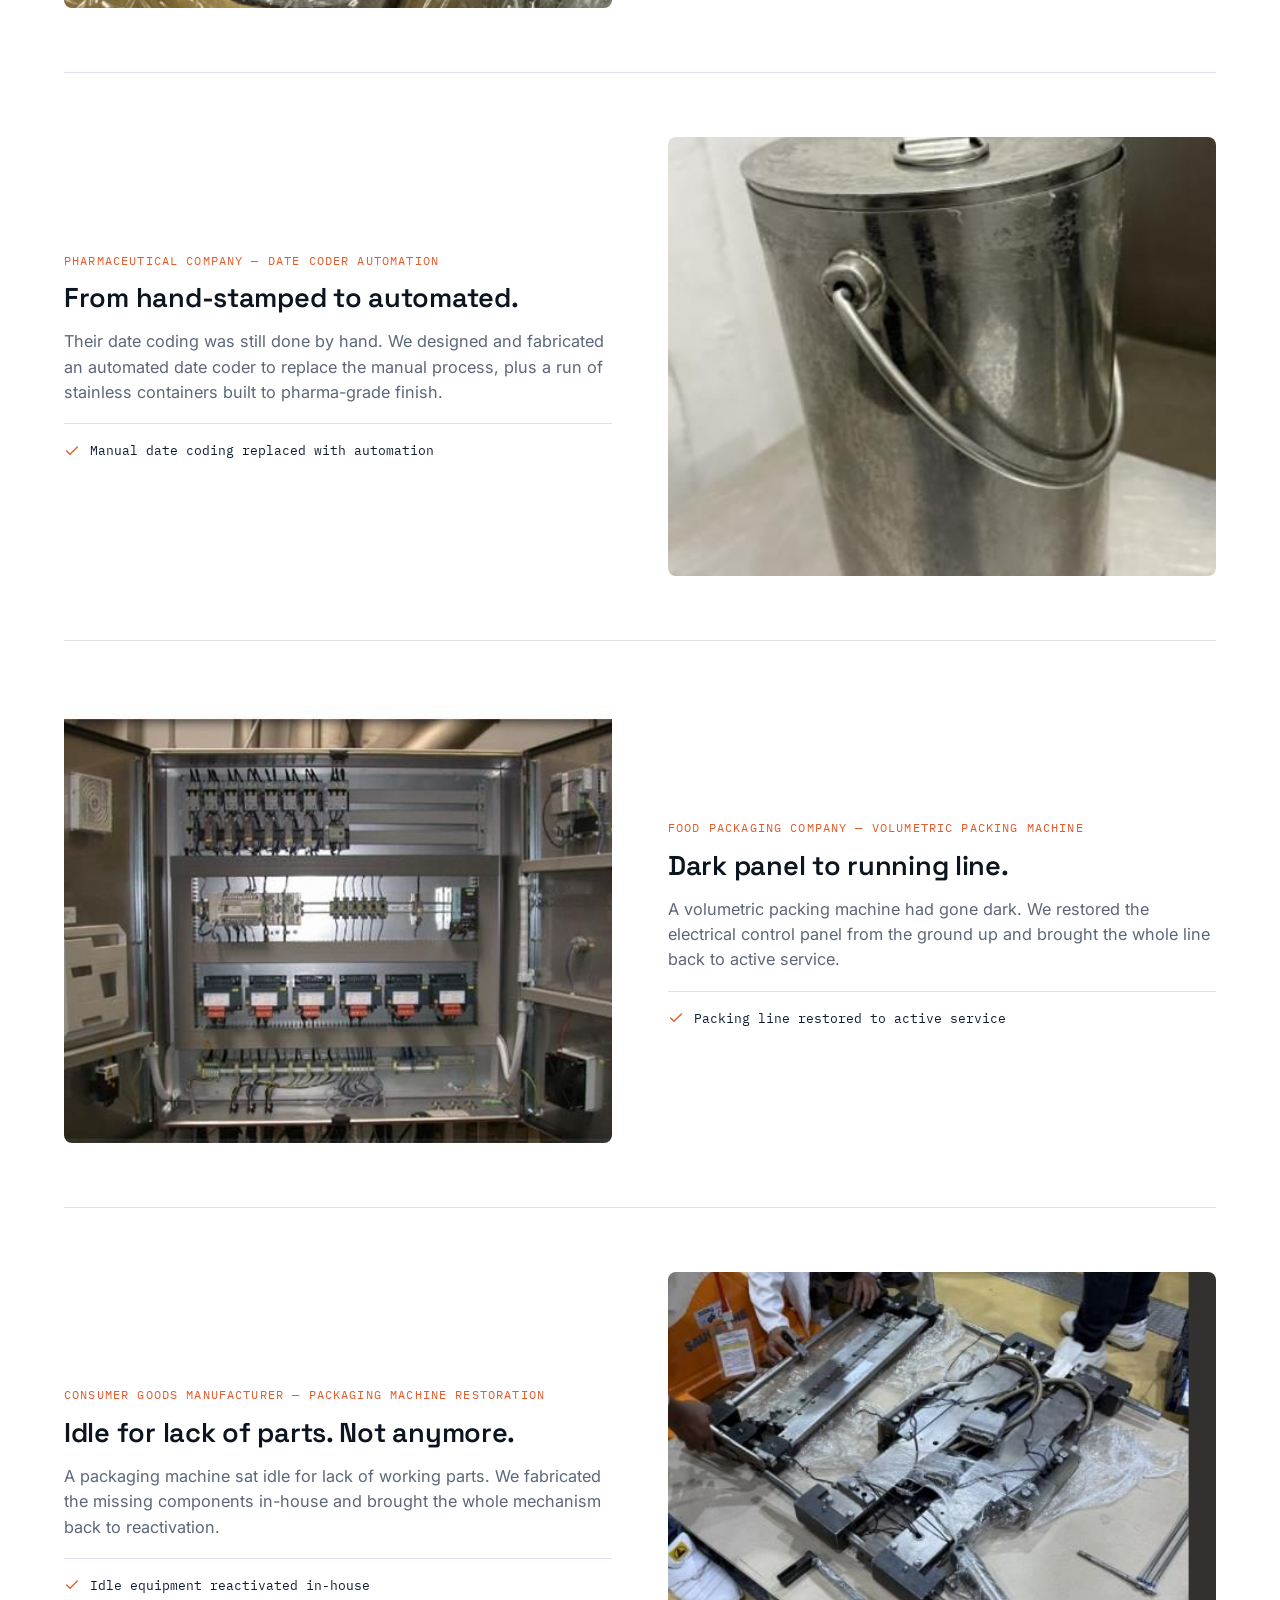
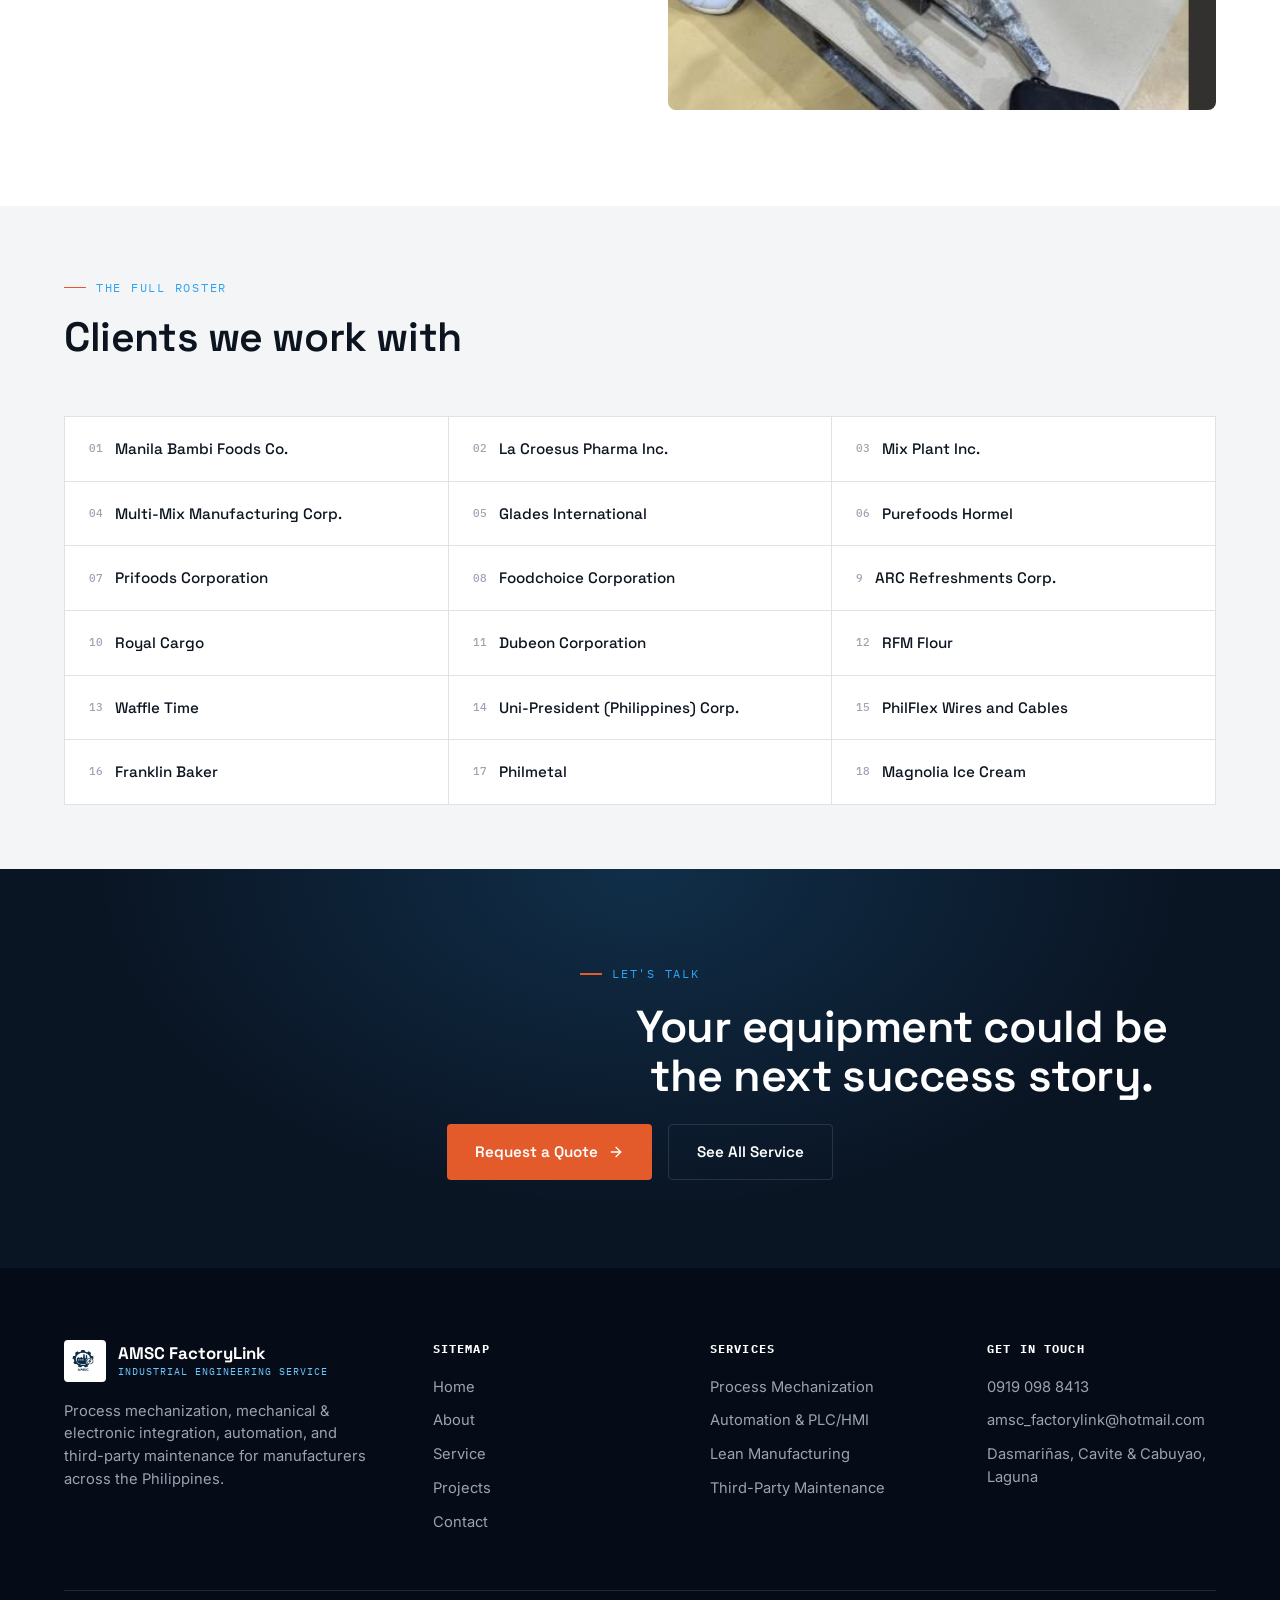
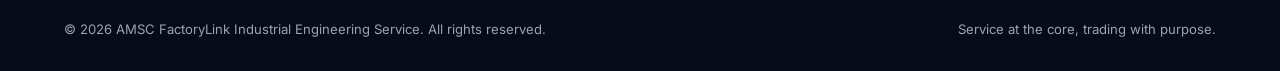
<file: projects.html>
<!DOCTYPE html>
<html lang="en">
<head>
<meta charset="UTF-8">
<meta name="viewport" content="width=device-width, initial-scale=1.0">
<title>Projects &amp; Success Stories | AMSC FactoryLink</title>
<meta name="description" content="Restoration and automation projects AMSC FactoryLink has delivered across food manufacturing, pharmaceutical, packaging, and steel clients in the Philippines.">
<link rel="icon" href="assets/img/logo.png" type="image/png">
<link rel="preconnect" href="https://fonts.googleapis.com">
<link rel="preconnect" href="https://fonts.gstatic.com" crossorigin>
<link href="https://fonts.googleapis.com/css2?family=Space+Grotesk:wght@500;600;700&family=Inter:wght@400;500;600&family=IBM+Plex+Mono:wght@400;500&display=swap" rel="stylesheet">
<link rel="stylesheet" href="assets/css/style.css">
</head>
<body>

<header class="site-header">
  <div class="container">
    <a href="index.html" class="brand">
      <span class="brand-mark"><img src="assets/img/logo.png" alt="AMSC FactoryLink logo"></span>
      <span class="brand-name">AMSC FactoryLink<span>Industrial Engineering Service</span></span>
    </a>
    <nav class="nav-links">
      <a href="index.html">Home</a>
      <a href="about.html">About</a>
      <a href="services.html">Service</a>
      <a href="projects.html">Projects</a>
      <a href="contact.html">Contact</a>
    </nav>
    <div class="nav-actions">
      <a href="contact.html" class="btn btn-outline">Request a Quote</a>
      <button class="nav-toggle" aria-label="Toggle menu"><span></span><span></span><span></span></button>
    </div>
  </div>
</header>

<!-- ================= PAGE HERO ================= -->
<section class="page-hero">
  <div class="container">
    <p class="breadcrumb">Home / <span>Projects</span></p>
    <h1>Proof, not promises.</h1>
    <p>Eight jobs other shops turned down, sub-contracted out, or ran out of time on — and what happened once AMSC got involved.</p>
  </div>
</section>

<!-- ================= CASE STUDIES ================= -->
<section class="section">
  <div class="container">

    <div class="case-study reveal">
      <div class="case-media">
        <img src="assets/img/case-01-before.jpg" alt="Worn, corroded pastry drum before AMSC restoration">
      </div>
      <div class="case-copy">
        <span class="case-client">Food Manufacturing Company — Pastry Baking Machine</span>
        <h3>Declined everywhere else. Rebuilt at AMSC.</h3>
        <p>The drum on this pastry line was warped and worn past what most shops would touch — several machinists and fabrication companies had already declined, citing complexity and limited technical know-how. We stripped it to bare metal, remachined it true on our own lathes, and reinstalled it in the line.</p>
        <div class="case-result">
          <svg viewBox="0 0 24 24" fill="none" stroke="currentColor" stroke-width="2" stroke-linecap="round" stroke-linejoin="round"><polyline points="20 6 9 17 4 12"/></svg>
          A retired pastry line back in daily production
        </div>
      </div>
    </div>

    <div class="case-study reverse reveal">
      <div class="case-media">
        <img src="assets/img/case-02-steel.jpg" alt="Restored blue roll forming ridge cap machine">
      </div>
      <div class="case-copy">
        <span class="case-client">Steel Roofing Manufacturer — Roll Forming Ridge Cap Machine</span>
        <h3>An idle line, reprogrammed and rebuilt.</h3>
        <p>This roll forming machine had gone dark — its control system needed to be brought back to life. We handled the machine integration and fabricated the missing parts to get it producing ridge cap again.</p>
        <div class="case-result">
          <svg viewBox="0 0 24 24" fill="none" stroke="currentColor" stroke-width="2" stroke-linecap="round" stroke-linejoin="round"><polyline points="20 6 9 17 4 12"/></svg>
          A shelved machine back in active production
        </div>
      </div>
    </div>

    <div class="case-study reveal">
      <div class="case-media">
        <img src="assets/img/case-03-seasoner.jpg" alt="Freshly fabricated stainless seasoner drum">
      </div>
      <div class="case-copy">
        <span class="case-client">Snack &amp; Beverage Company — Ribbon Blender &amp; Seasoner (Sub-contractor)</span>
        <h3>Peak season doesn't wait for a slow repair.</h3>
        <p>We ran a rush restoration on their ribbon blender to avoid a production loss heading into peak season, and separately fabricated a seasoner drum built to the same standard.</p>
        <div class="case-result">
          <svg viewBox="0 0 24 24" fill="none" stroke="currentColor" stroke-width="2" stroke-linecap="round" stroke-linejoin="round"><polyline points="20 6 9 17 4 12"/></svg>
          Zero production loss through peak season
        </div>
      </div>
    </div>

    <div class="case-study reverse reveal">
      <div class="case-media">
        <img src="assets/img/case-04-rolldoor.jpg" alt="AMSC technician restoring a roll-up door ahead of an audit deadline">
      </div>
      <div class="case-copy">
        <span class="case-client">Packaging Company — PLC/HMI &amp; Roll-Up Door</span>
        <h3>Two jobs, two deadlines, one crew.</h3>
        <p>We restored the PLC and HMI control system on an injection molder that had lost its advanced control functions, and separately rebuilt a roll-up door ahead of a compliance audit — with 72 hours on the clock.</p>
        <div class="case-result">
          <svg viewBox="0 0 24 24" fill="none" stroke="currentColor" stroke-width="2" stroke-linecap="round" stroke-linejoin="round"><polyline points="20 6 9 17 4 12"/></svg>
          Audit-ready roll-up door in 72 hours flat
        </div>
      </div>
    </div>

    <div class="case-study reveal">
      <div class="case-media">
        <img src="assets/img/case-05-parts.jpg" alt="Precision machined payoff machine parts">
      </div>
      <div class="case-copy">
        <span class="case-client">Wire &amp; Cable Manufacturer — Payoff Machine Parts</span>
        <h3>No replacement parts on the shelf? We cut our own.</h3>
        <p>No replacement parts were available locally for their payoff machine, so we reverse-engineered and machined the components ourselves — matched to spec, made in-house.</p>
        <div class="case-result">
          <svg viewBox="0 0 24 24" fill="none" stroke="currentColor" stroke-width="2" stroke-linecap="round" stroke-linejoin="round"><polyline points="20 6 9 17 4 12"/></svg>
          Locally fabricated parts, zero import wait
        </div>
      </div>
    </div>

    <div class="case-study reverse reveal">
      <div class="case-media">
        <img src="assets/img/case-06-container.jpg" alt="Pharma-grade stainless containers fabricated in-house">
      </div>
      <div class="case-copy">
        <span class="case-client">Pharmaceutical Company — Date Coder Automation</span>
        <h3>From hand-stamped to automated.</h3>
        <p>Their date coding was still done by hand. We designed and fabricated an automated date coder to replace the manual process, plus a run of stainless containers built to pharma-grade finish.</p>
        <div class="case-result">
          <svg viewBox="0 0 24 24" fill="none" stroke="currentColor" stroke-width="2" stroke-linecap="round" stroke-linejoin="round"><polyline points="20 6 9 17 4 12"/></svg>
          Manual date coding replaced with automation
        </div>
      </div>
    </div>

    <div class="case-study reveal">
      <div class="case-media">
        <img src="assets/img/case-07-panel.jpg" alt="Restored electrical control panel for a volumetric packing machine">
      </div>
      <div class="case-copy">
        <span class="case-client">Food Packaging Company — Volumetric Packing Machine</span>
        <h3>Dark panel to running line.</h3>
        <p>A volumetric packing machine had gone dark. We restored the electrical control panel from the ground up and brought the whole line back to active service.</p>
        <div class="case-result">
          <svg viewBox="0 0 24 24" fill="none" stroke="currentColor" stroke-width="2" stroke-linecap="round" stroke-linejoin="round"><polyline points="20 6 9 17 4 12"/></svg>
          Packing line restored to active service
        </div>
      </div>
    </div>

    <div class="case-study reverse reveal">
      <div class="case-media">
        <img src="assets/img/case-08-mechanism.jpg" alt="Disassembled packaging machine mechanism being restored">
      </div>
      <div class="case-copy">
        <span class="case-client">Consumer Goods Manufacturer — Packaging Machine Restoration</span>
        <h3>Idle for lack of parts. Not anymore.</h3>
        <p>A packaging machine sat idle for lack of working parts. We fabricated the missing components in-house and brought the whole mechanism back to reactivation.</p>
        <div class="case-result">
          <svg viewBox="0 0 24 24" fill="none" stroke="currentColor" stroke-width="2" stroke-linecap="round" stroke-linejoin="round"><polyline points="20 6 9 17 4 12"/></svg>
          Idle equipment reactivated in-house
        </div>
      </div>
    </div>

  </div>
</section>

<!-- ================= CLIENT LIST ================= -->
<section class="section section-paper section-tight">
  <div class="container">
    <div class="section-head reveal">
      <span class="eyebrow">The Full Roster</span>
      <h2>Clients we work with</h2>
    </div>
    <div class="client-grid reveal">
      <div class="client-cell"><span class="n">01</span> Manila Bambi Foods Co.</div>
      <div class="client-cell"><span class="n">02</span> La Croesus Pharma Inc.</div>
      <div class="client-cell"><span class="n">03</span> Mix Plant Inc.</div>
      <div class="client-cell"><span class="n">04</span> Multi-Mix Manufacturing Corp.</div>
      <div class="client-cell"><span class="n">05</span> Glades International</div>
      <div class="client-cell"><span class="n">06</span> Purefoods Hormel</div>
      <div class="client-cell"><span class="n">07</span> Prifoods Corporation</div>
      <div class="client-cell"><span class="n">08</span> Foodchoice Corporation</div>
      <div class="client-cell"><span class="n">9</span> ARC Refreshments Corp.</div>
      <div class="client-cell"><span class="n">10</span> Royal Cargo</div>
      <div class="client-cell"><span class="n">11</span> Dubeon Corporation</div>
      <div class="client-cell"><span class="n">12</span> RFM Flour</div>
      <div class="client-cell"><span class="n">13</span> Waffle Time</div>
      <div class="client-cell"><span class="n">14</span> Uni-President (Philippines) Corp.</div>
      <div class="client-cell"><span class="n">15</span> PhilFlex Wires and Cables</div>
      <div class="client-cell"><span class="n">16</span> Franklin Baker</div>
      <div class="client-cell"><span class="n">17</span> Philmetal</div>
      <div class="client-cell"><span class="n">18</span> Magnolia Ice Cream</div>
    </div>
  </div>
</section>

<!-- ================= CTA ================= -->
<section class="cta-band">
  <div class="container inner">
    <span class="eyebrow" style="justify-content:center;">Let's Talk</span>
    <h2 class="reveal">Your equipment could be the next success story.</h2>
    <div class="btn-row reveal">
      <a href="contact.html" class="btn btn-primary">Request a Quote
        <svg viewBox="0 0 24 24" fill="none" stroke="currentColor" stroke-width="2" stroke-linecap="round" stroke-linejoin="round"><line x1="5" y1="12" x2="19" y2="12"/><polyline points="12 5 19 12 12 19"/></svg>
      </a>
      <a href="services.html" class="btn btn-outline">See All Service</a>
    </div>
  </div>
</section>

<footer class="site-footer">
  <div class="container">
    <div class="footer-grid">
      <div class="footer-brand">
        <a href="index.html" class="brand">
          <span class="brand-mark"><img src="assets/img/logo.png" alt="AMSC FactoryLink logo"></span>
          <span class="brand-name">AMSC FactoryLink<span>Industrial Engineering Service</span></span>
        </a>
        <p>Process mechanization, mechanical &amp; electronic integration, automation, and third-party maintenance for manufacturers across the Philippines.</p>
      </div>
      <div class="footer-col">
        <h5>Sitemap</h5>
        <ul>
          <li><a href="index.html">Home</a></li>
          <li><a href="about.html">About</a></li>
          <li><a href="services.html">Service</a></li>
          <li><a href="projects.html">Projects</a></li>
          <li><a href="contact.html">Contact</a></li>
        </ul>
      </div>
      <div class="footer-col">
        <h5>Services</h5>
        <ul>
          <li><a href="services.html">Process Mechanization</a></li>
          <li><a href="services.html">Automation &amp; PLC/HMI</a></li>
          <li><a href="services.html">Lean Manufacturing</a></li>
          <li><a href="services.html">Third-Party Maintenance</a></li>
        </ul>
      </div>
      <div class="footer-col">
        <h5>Get in Touch</h5>
        <ul>
          <li>0919 098 8413</li>
          <li><a href="mailto:amsc_factorylink@hotmail.com">amsc_factorylink@hotmail.com</a></li>
          <li>Dasmariñas, Cavite &amp; Cabuyao, Laguna</li>
        </ul>
      </div>
    </div>
    <div class="footer-bottom">
      <span>© 2026 AMSC FactoryLink Industrial Engineering Service. All rights reserved.</span>
      <span>Service at the core, trading with purpose.</span>
    </div>
  </div>
</footer>

<script src="assets/js/main.js"></script>
</body>
</html>
</file>
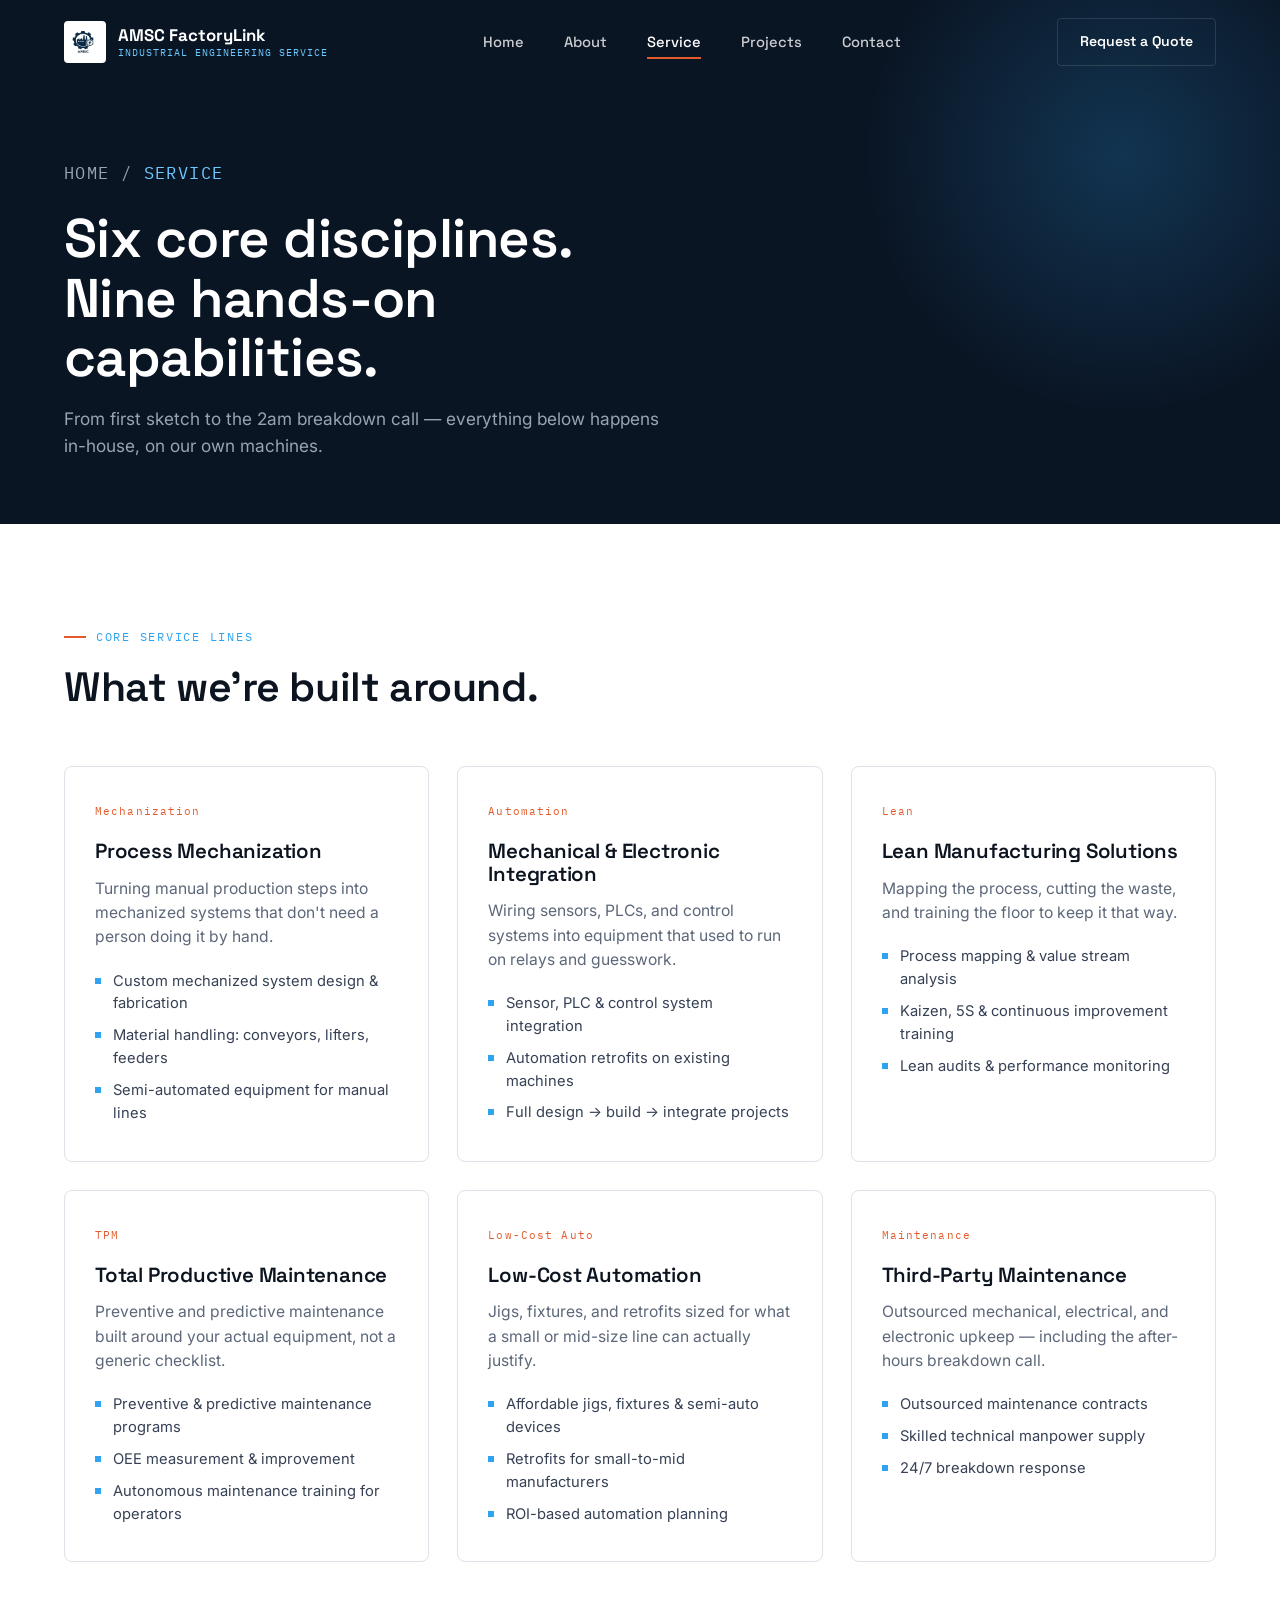
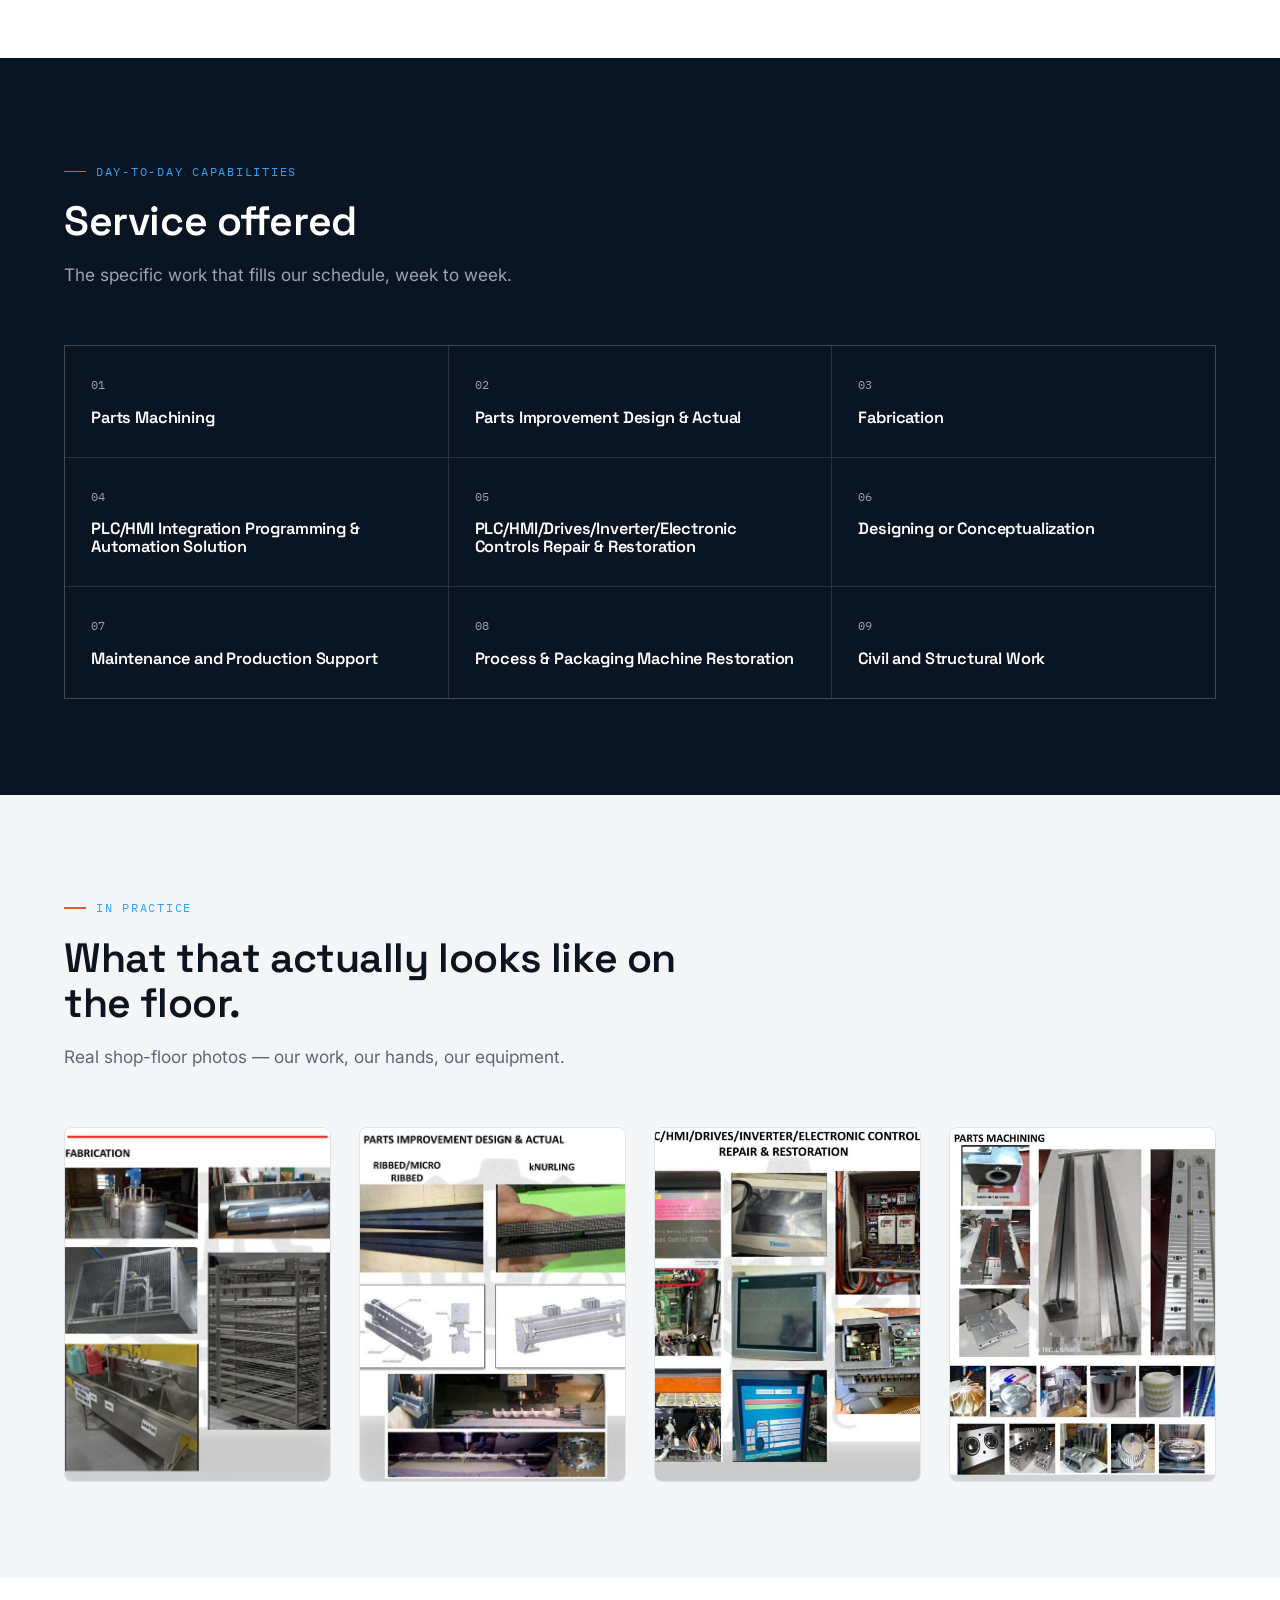
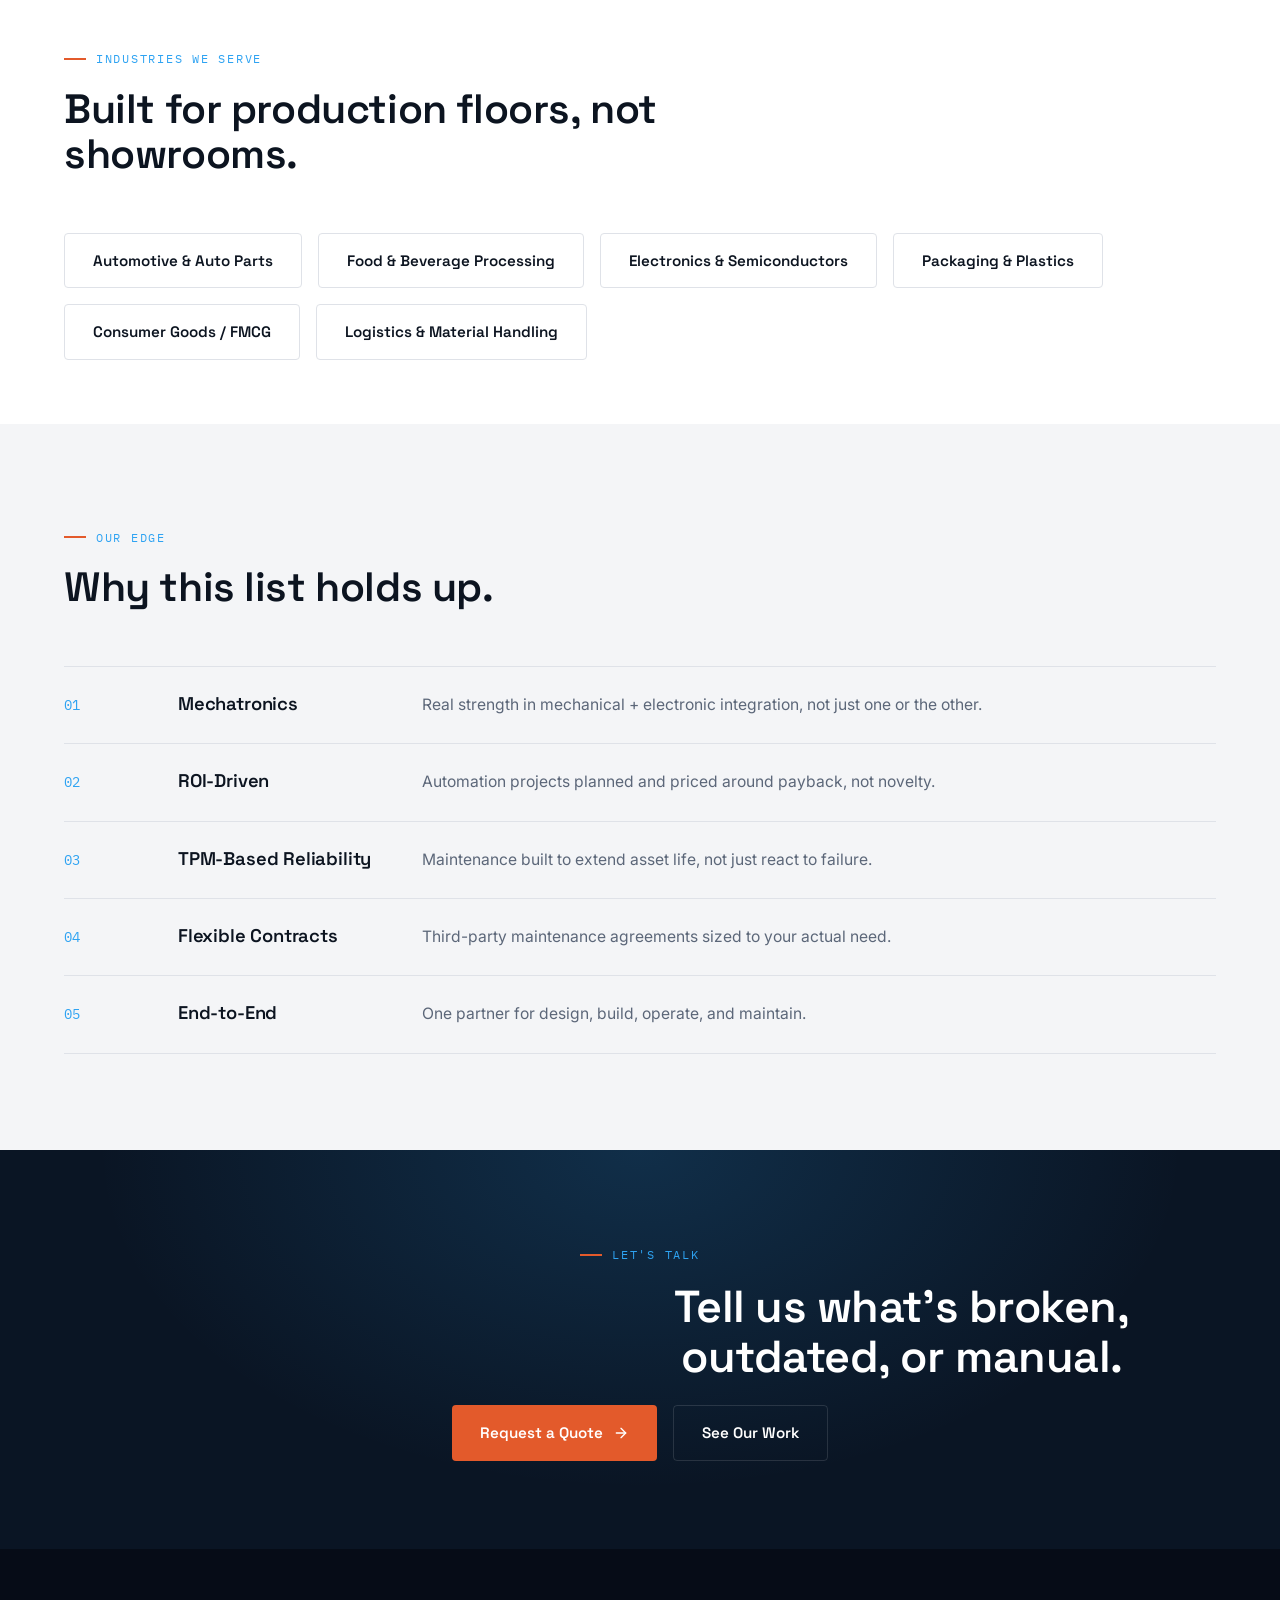
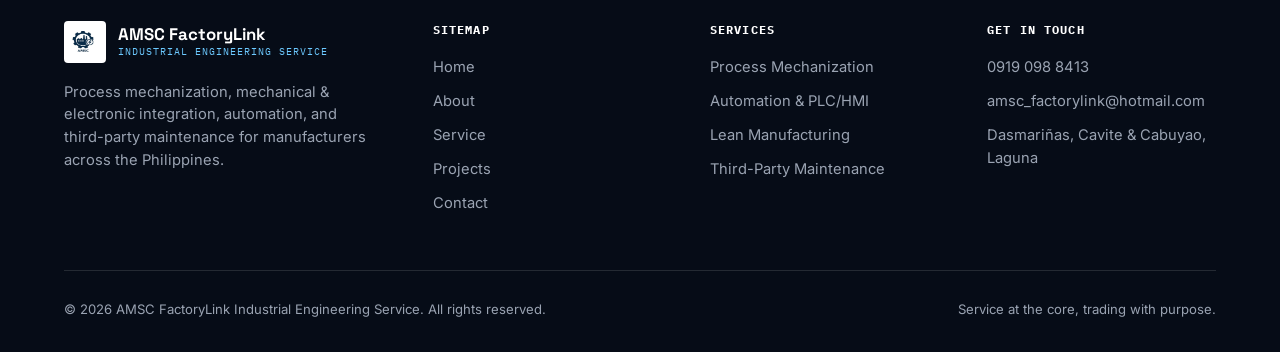
<file: services.html>
<!DOCTYPE html>
<html lang="en">
<head>
<meta charset="UTF-8">
<meta name="viewport" content="width=device-width, initial-scale=1.0">
<title>Service | AMSC FactoryLink Industrial Engineering Service</title>
<meta name="description" content="Process mechanization, PLC/HMI automation, fabrication, parts machining, TPM, and third-party maintenance — the full list of what AMSC FactoryLink builds and fixes.">

<!-- Open Graph / Social Media -->
<meta property="og:title" content="AMSC FactoryLink | Industrial Engineering Service">
<meta property="og:description" content="Process mechanization, PLC/HMI automation, fabrication, parts machining, TPM, and third-party maintenance — the full list of what AMSC FactoryLink builds and fixes.">
<meta property="og:type" content="website">
<meta property="og:image" content="assets/img/logo.png">
<meta property="og:url" content="https://amsc-factorylink.com/">
<meta name="twitter:card" content="summary_large_image">

<link rel="icon" href="assets/img/logo.png" type="image/png">
<link rel="preconnect" href="https://fonts.googleapis.com">
<link rel="preconnect" href="https://fonts.gstatic.com" crossorigin>
<link href="https://fonts.googleapis.com/css2?family=Space+Grotesk:wght@500;600;700&family=Inter:wght@400;500;600&family=IBM+Plex+Mono:wght@400;500&display=swap" rel="stylesheet">
<link rel="stylesheet" href="assets/css/style.css">

<!-- Page-specific style for the In Practice photo grid – portrait (3:4) for your 1300x1500 images -->
<style>
  .practice-grid {
    display: grid;
    grid-template-columns: repeat(4, 1fr);
    gap: 28px;
  }
  .practice-item {
    border-radius: var(--radius-md);
    overflow: hidden;
    background: var(--white);
    border: 1px solid var(--line);
    transition: transform 0.35s var(--ease), box-shadow 0.35s var(--ease);
  }
  .practice-item:hover {
    transform: translateY(-6px);
    box-shadow: 0 20px 40px -16px rgba(10, 21, 36, 0.18);
  }
  .practice-item img {
    width: 100%;
    aspect-ratio: 3 / 4;  /* changed from 4/3 to 3/4 – perfect for your 1300x1500 images */
    object-fit: cover;
    display: block;
  }
  .practice-label {
    display: block;
    padding: 14px 18px 16px;
    font-family: var(--font-display);
    font-weight: 500;
    font-size: 0.95rem;
    color: var(--ink-900);
    border-top: 1px solid var(--line);
    background: var(--white);
  }
  @media (max-width: 900px) {
    .practice-grid { grid-template-columns: repeat(2, 1fr); }
  }
  @media (max-width: 480px) {
    .practice-grid { grid-template-columns: 1fr; }
  }
  .practice-item {
    position: relative;
    cursor: pointer;
  }
  .practice-item.expanded {
    grid-column: span 2;
  }
  .practice-item.expanded img {
    aspect-ratio: auto;
    object-fit: contain;
    background: var(--paper-dim);
  }
  .practice-close {
    position: absolute;
    top: 10px;
    right: 10px;
    width: 32px;
    height: 32px;
    border-radius: 50%;
    border: none;
    background: rgba(12, 20, 32, 0.6);
    color: #fff;
    display: none;
    align-items: center;
    justify-content: center;
    cursor: pointer;
    padding: 0;
  }
  .practice-close svg {
    width: 16px;
    height: 16px;
  }
  .practice-item.expanded .practice-close {
    display: flex;
  }
  .practice-item:focus-visible {
    outline: 2px solid var(--ink-900);
    outline-offset: 2px;
  }
</style>
</head>
<body>

<header class="site-header">
  <div class="container">
    <a href="index.html" class="brand">
      <span class="brand-mark"><img src="assets/img/logo.png" alt="AMSC FactoryLink logo"></span>
      <span class="brand-name">AMSC FactoryLink<span>Industrial Engineering Service</span></span>
    </a>
    <nav class="nav-links">
      <a href="index.html">Home</a>
      <a href="about.html">About</a>
      <a href="services.html">Service</a>
      <a href="projects.html">Projects</a>
      <a href="contact.html">Contact</a>
    </nav>
    <div class="nav-actions">
      <a href="contact.html" class="btn btn-outline">Request a Quote</a>
      <button class="nav-toggle" aria-label="Toggle menu"><span></span><span></span><span></span></button>
    </div>
  </div>
</header>

<!-- ================= PAGE HERO ================= -->
<section class="page-hero">
  <div class="container">
    <p class="breadcrumb">Home / <span>Service</span></p>
    <h1>Six core disciplines. Nine hands-on capabilities.</h1>
    <p>From first sketch to the 2am breakdown call — everything below happens in-house, on our own machines.</p>
  </div>
</section>

<!-- ================= CORE SERVICE LINES ================= -->
<section class="section">
  <div class="container">
    <div class="section-head reveal">
      <span class="eyebrow">Core Service Lines</span>
      <h2>What we're built around.</h2>
    </div>
    <div class="grid-3">
      <div class="service-card reveal">
        <span class="tag">Mechanization</span>
        <h3>Process Mechanization</h3>
        <p>Turning manual production steps into mechanized systems that don't need a person doing it by hand.</p>
        <ul>
          <li>Custom mechanized system design &amp; fabrication</li>
          <li>Material handling: conveyors, lifters, feeders</li>
          <li>Semi-automated equipment for manual lines</li>
        </ul>
      </div>
      <div class="service-card reveal reveal-delay-1">
        <span class="tag">Automation</span>
        <h3>Mechanical &amp; Electronic Integration</h3>
        <p>Wiring sensors, PLCs, and control systems into equipment that used to run on relays and guesswork.</p>
        <ul>
          <li>Sensor, PLC &amp; control system integration</li>
          <li>Automation retrofits on existing machines</li>
          <li>Full design → build → integrate projects</li>
        </ul>
      </div>
      <div class="service-card reveal reveal-delay-2">
        <span class="tag">Lean</span>
        <h3>Lean Manufacturing Solutions</h3>
        <p>Mapping the process, cutting the waste, and training the floor to keep it that way.</p>
        <ul>
          <li>Process mapping &amp; value stream analysis</li>
          <li>Kaizen, 5S &amp; continuous improvement training</li>
          <li>Lean audits &amp; performance monitoring</li>
        </ul>
      </div>
      <div class="service-card reveal">
        <span class="tag">TPM</span>
        <h3>Total Productive Maintenance</h3>
        <p>Preventive and predictive maintenance built around your actual equipment, not a generic checklist.</p>
        <ul>
          <li>Preventive &amp; predictive maintenance programs</li>
          <li>OEE measurement &amp; improvement</li>
          <li>Autonomous maintenance training for operators</li>
        </ul>
      </div>
      <div class="service-card reveal reveal-delay-1">
        <span class="tag">Low-Cost Auto</span>
        <h3>Low-Cost Automation</h3>
        <p>Jigs, fixtures, and retrofits sized for what a small or mid-size line can actually justify.</p>
        <ul>
          <li>Affordable jigs, fixtures &amp; semi-auto devices</li>
          <li>Retrofits for small-to-mid manufacturers</li>
          <li>ROI-based automation planning</li>
        </ul>
      </div>
      <div class="service-card reveal reveal-delay-2">
        <span class="tag">Maintenance</span>
        <h3>Third-Party Maintenance</h3>
        <p>Outsourced mechanical, electrical, and electronic upkeep — including the after-hours breakdown call.</p>
        <ul>
          <li>Outsourced maintenance contracts</li>
          <li>Skilled technical manpower supply</li>
          <li>24/7 breakdown response</li>
        </ul>
      </div>
    </div>
  </div>
</section>

<!-- ================= SERVICES OFFERED ================= -->
<section class="section section-dark">
  <div class="container">
    <div class="section-head reveal">
      <span class="eyebrow">Day-to-Day Capabilities</span>
      <h2>Service offered</h2>
      <p>The specific work that fills our schedule, week to week.</p>
    </div>
    <div class="offer-grid reveal" style="border-color: var(--line-dark); background: var(--line-dark);">
      <div class="offer-item" style="background: var(--navy-900);">
        <span class="idx">01</span>
        <h4>Parts Machining</h4>
      </div>
      <div class="offer-item" style="background: var(--navy-900);">
        <span class="idx">02</span>
        <h4>Parts Improvement Design &amp; Actual</h4>
      </div>
      <div class="offer-item" style="background: var(--navy-900);">
        <span class="idx">03</span>
        <h4>Fabrication</h4>
      </div>
      <div class="offer-item" style="background: var(--navy-900);">
        <span class="idx">04</span>
        <h4>PLC/HMI Integration Programming &amp; Automation Solution</h4>
      </div>
      <div class="offer-item" style="background: var(--navy-900);">
        <span class="idx">05</span>
        <h4>PLC/HMI/Drives/Inverter/Electronic Controls Repair &amp; Restoration</h4>
      </div>
      <div class="offer-item" style="background: var(--navy-900);">
        <span class="idx">06</span>
        <h4>Designing or Conceptualization</h4>
      </div>
      <div class="offer-item" style="background: var(--navy-900);">
        <span class="idx">07</span>
        <h4>Maintenance and Production Support</h4>
      </div>
      <div class="offer-item" style="background: var(--navy-900);">
        <span class="idx">08</span>
        <h4>Process &amp; Packaging Machine Restoration</h4>
      </div>
      <div class="offer-item" style="background: var(--navy-900);">
        <span class="idx">09</span>
        <h4>Civil and Structural Work</h4>
      </div>
    </div>
  </div>
</section>

<!-- ================= IN PRACTICE PHOTO STRIP ================= -->
<section class="section section-paper">
  <div class="container">
    <div class="section-head reveal">
      <span class="eyebrow">In Practice</span>
      <h2>What that actually looks like on the floor.</h2>
      <p>Real shop-floor photos — our work, our hands, our equipment.</p>
    </div>

    <div class="practice-grid reveal">
      <div class="practice-item" role="button" tabindex="0" aria-expanded="false" aria-label="Enlarge photo: AMSC technicians working on a mechanized system">
        <img src="assets/img/services1.jpg" alt="AMSC technicians working on a mechanized system">
        <button class="practice-close" type="button" aria-label="Collapse photo"><svg viewBox="0 0 24 24" fill="none" stroke="currentColor" stroke-width="2" stroke-linecap="round" stroke-linejoin="round"><line x1="18" y1="6" x2="6" y2="18"/><line x1="6" y1="6" x2="18" y2="18"/></svg></button>
      </div>
      <div class="practice-item" role="button" tabindex="0" aria-expanded="false" aria-label="Enlarge photo: PLC/HMI control panel integration">
        <img src="assets/img/services2.jpg" alt="PLC/HMI control panel integration">
        <button class="practice-close" type="button" aria-label="Collapse photo"><svg viewBox="0 0 24 24" fill="none" stroke="currentColor" stroke-width="2" stroke-linecap="round" stroke-linejoin="round"><line x1="18" y1="6" x2="6" y2="18"/><line x1="6" y1="6" x2="18" y2="18"/></svg></button>
      </div>
      <div class="practice-item" role="button" tabindex="0" aria-expanded="false" aria-label="Enlarge photo: Fabrication and welding on the shop floor">
        <img src="assets/img/services3.jpg" alt="Fabrication and welding on the shop floor">
        <button class="practice-close" type="button" aria-label="Collapse photo"><svg viewBox="0 0 24 24" fill="none" stroke="currentColor" stroke-width="2" stroke-linecap="round" stroke-linejoin="round"><line x1="18" y1="6" x2="6" y2="18"/><line x1="6" y1="6" x2="18" y2="18"/></svg></button>
      </div>
      <div class="practice-item" role="button" tabindex="0" aria-expanded="false" aria-label="Enlarge photo: Restoration of a packaging machine">
        <img src="assets/img/services4.jpg" alt="Restoration of a packaging machine">
        <button class="practice-close" type="button" aria-label="Collapse photo"><svg viewBox="0 0 24 24" fill="none" stroke="currentColor" stroke-width="2" stroke-linecap="round" stroke-linejoin="round"><line x1="18" y1="6" x2="6" y2="18"/><line x1="6" y1="6" x2="18" y2="18"/></svg></button>
      </div>
    </div>
  </div>
</section>

<!-- ================= INDUSTRIES ================= -->
<section class="section-tight">
  <div class="container">
    <div class="section-head reveal">
      <span class="eyebrow">Industries We Serve</span>
      <h2>Built for production floors, not showrooms.</h2>
    </div>
    <div class="btn-row reveal">
      <span class="btn btn-outline-dark" style="cursor:default;">Automotive &amp; Auto Parts</span>
      <span class="btn btn-outline-dark" style="cursor:default;">Food &amp; Beverage Processing</span>
      <span class="btn btn-outline-dark" style="cursor:default;">Electronics &amp; Semiconductors</span>
      <span class="btn btn-outline-dark" style="cursor:default;">Packaging &amp; Plastics</span>
      <span class="btn btn-outline-dark" style="cursor:default;">Consumer Goods / FMCG</span>
      <span class="btn btn-outline-dark" style="cursor:default;">Logistics &amp; Material Handling</span>
    </div>
  </div>
</section>

<!-- ================= OUR EDGE ================= -->
<section class="section section-paper">
  <div class="container">
    <div class="section-head reveal">
      <span class="eyebrow">Our Edge</span>
      <h2>Why this list holds up.</h2>
    </div>
    <div class="values-list reveal">
      <div class="value-row">
        <span class="idx">01</span>
        <h4>Mechatronics</h4>
        <p>Real strength in mechanical + electronic integration, not just one or the other.</p>
      </div>
      <div class="value-row">
        <span class="idx">02</span>
        <h4>ROI-Driven</h4>
        <p>Automation projects planned and priced around payback, not novelty.</p>
      </div>
      <div class="value-row">
        <span class="idx">03</span>
        <h4>TPM-Based Reliability</h4>
        <p>Maintenance built to extend asset life, not just react to failure.</p>
      </div>
      <div class="value-row">
        <span class="idx">04</span>
        <h4>Flexible Contracts</h4>
        <p>Third-party maintenance agreements sized to your actual need.</p>
      </div>
      <div class="value-row">
        <span class="idx">05</span>
        <h4>End-to-End</h4>
        <p>One partner for design, build, operate, and maintain.</p>
      </div>
    </div>
  </div>
</section>

<!-- ================= CTA ================= -->
<section class="cta-band">
  <div class="container inner">
    <span class="eyebrow" style="justify-content:center;">Let's Talk</span>
    <h2 class="reveal">Tell us what's broken, outdated, or manual.</h2>
    <div class="btn-row reveal">
      <a href="contact.html" class="btn btn-primary">Request a Quote
        <svg viewBox="0 0 24 24" fill="none" stroke="currentColor" stroke-width="2" stroke-linecap="round" stroke-linejoin="round"><line x1="5" y1="12" x2="19" y2="12"/><polyline points="12 5 19 12 12 19"/></svg>
      </a>
      <a href="projects.html" class="btn btn-outline">See Our Work</a>
    </div>
  </div>
</section>

<footer class="site-footer">
  <div class="container">
    <div class="footer-grid">
      <div class="footer-brand">
        <a href="index.html" class="brand">
          <span class="brand-mark"><img src="assets/img/logo.png" alt="AMSC FactoryLink logo"></span>
          <span class="brand-name">AMSC FactoryLink<span>Industrial Engineering Service</span></span>
        </a>
        <p>Process mechanization, mechanical &amp; electronic integration, automation, and third-party maintenance for manufacturers across the Philippines.</p>
      </div>
      <div class="footer-col">
        <h5>Sitemap</h5>
        <ul>
          <li><a href="index.html">Home</a></li>
          <li><a href="about.html">About</a></li>
          <li><a href="services.html">Service</a></li>
          <li><a href="projects.html">Projects</a></li>
          <li><a href="contact.html">Contact</a></li>
        </ul>
      </div>
      <div class="footer-col">
        <h5>Services</h5>
        <ul>
          <li><a href="services.html">Process Mechanization</a></li>
          <li><a href="services.html">Automation &amp; PLC/HMI</a></li>
          <li><a href="services.html">Lean Manufacturing</a></li>
          <li><a href="services.html">Third-Party Maintenance</a></li>
        </ul>
      </div>
      <div class="footer-col">
        <h5>Get in Touch</h5>
        <ul>
          <li>0919 098 8413</li>
          <li><a href="mailto:amsc_factorylink@hotmail.com">amsc_factorylink@hotmail.com</a></li>
          <li>Dasmariñas, Cavite &amp; Cabuyao, Laguna</li>
        </ul>
      </div>
    </div>
    <div class="footer-bottom">
      <span>© 2026 AMSC FactoryLink Industrial Engineering Service. All rights reserved.</span>
      <span>Service at the core, trading with purpose.</span>
    </div>
  </div>
</footer>

<script src="assets/js/main.js"></script>
</body>
</html>
</file>
<file: assets/css/style.css>
/* =========================================================
   AMSC FactoryLink — Design System
   Signature: ladder-rung dividers (nod to PLC ladder logic)
   Palette: blueprint navy + circuit blue + safety-signal orange
   ========================================================= */

/* ---------- Tokens ---------- */
:root {
  /* Color */
  --navy-950: #060c17;
  --navy-900: #0a1524;
  --navy-800: #0f1e34;
  --navy-700: #172c4a;
  --navy-600: #24406b;

  --blue: #2ea3f2;
  --blue-bright: #6cc9ff;

  --signal: #e35a2b;
  --signal-dim: #c74a1f;

  --paper: #f4f5f7;
  --paper-dim: #e9ebef;
  --white: #ffffff;

  --ink-900: #0c1420;
  --ink-700: #364155;
  --ink-500: #5c6779;
  --ink-300: #9aa3b2;
  --line: #dfe2e8;
  --line-dark: rgba(255, 255, 255, 0.12);

  /* Type */
  --font-display: 'Space Grotesk', sans-serif;
  --font-body: 'Inter', sans-serif;
  --font-mono: 'IBM Plex Mono', monospace;

  /* Layout */
  --container: 1200px;
  --radius-sm: 4px;
  --radius-md: 8px;
  --radius-lg: 16px;
  --header-h: 84px;

  /* Motion */
  --ease: cubic-bezier(0.22, 1, 0.36, 1);
}

/* ---------- Reset ---------- */
* {
  margin: 0;
  padding: 0;
  box-sizing: border-box;
}

html {
  scroll-behavior: smooth;
  scroll-padding-top: var(--header-h);
}

@media (prefers-reduced-motion: reduce) {
  html { scroll-behavior: auto; }
  *, *::before, *::after {
    animation-duration: 0.01ms !important;
    animation-iteration-count: 1 !important;
    transition-duration: 0.01ms !important;
    scroll-behavior: auto !important;
  }
}

body {
  font-family: var(--font-body);
  color: var(--ink-900);
  background: var(--white);
  line-height: 1.55;
  -webkit-font-smoothing: antialiased;
  overflow-x: hidden;
}

img { max-width: 100%; display: block; }
a { color: inherit; text-decoration: none; }
ul { list-style: none; }
button { font: inherit; cursor: pointer; border: none; background: none; color: inherit; }
input, textarea, select { font: inherit; color: inherit; }

h1, h2, h3, h4 {
  font-family: var(--font-display);
  font-weight: 600;
  line-height: 1.1;
  letter-spacing: -0.01em;
}

:focus-visible {
  outline: 2px solid var(--blue);
  outline-offset: 3px;
}

/* ---------- Layout utilities ---------- */
.container {
  max-width: var(--container);
  margin-inline: auto;
  padding-inline: 24px;
}

.section {
  padding-block: 96px;
}

.section-tight { padding-block: 64px; }

@media (max-width: 860px) {
  .section { padding-block: 64px; }
  .section-tight { padding-block: 44px; }
}

.section-dark {
  background: var(--navy-900);
  color: var(--white);
}

.section-paper {
  background: var(--paper);
}

.eyebrow {
  display: inline-flex;
  align-items: center;
  gap: 10px;
  font-family: var(--font-mono);
  font-size: 0.78rem;
  letter-spacing: 0.14em;
  text-transform: uppercase;
  color: var(--blue);
  margin-bottom: 18px;
}

.eyebrow::before {
  content: '';
  width: 22px;
  height: 1.5px;
  background: var(--signal);
}

.section-head {
  max-width: 640px;
  margin-bottom: 56px;
}

.section-head h2 {
  font-size: clamp(1.9rem, 3.2vw, 2.7rem);
  margin-bottom: 18px;
}

.section-head p {
  color: var(--ink-500);
  font-size: 1.08rem;
}

.section-dark .section-head p { color: var(--ink-300); }

.section-head.center { margin-inline: auto; text-align: center; }
.section-head.between {
  display: flex;
  align-items: flex-end;
  justify-content: space-between;
  gap: 32px;
  max-width: none;
}

/* ---------- Buttons ---------- */
.btn {
  display: inline-flex;
  align-items: center;
  gap: 10px;
  font-family: var(--font-display);
  font-weight: 600;
  font-size: 0.95rem;
  padding: 15px 28px;
  border-radius: var(--radius-sm);
  transition: transform 0.35s var(--ease), background 0.25s ease, border-color 0.25s ease, color 0.25s ease;
  white-space: nowrap;
}

.btn svg { width: 16px; height: 16px; transition: transform 0.3s var(--ease); }
.btn:hover svg { transform: translateX(3px); }
.btn:hover { transform: translateY(-2px); }

.btn-primary {
  background: var(--signal);
  color: var(--white);
}
.btn-primary:hover { background: var(--signal-dim); }

.btn-light {
  background: var(--white);
  color: var(--navy-900);
}
.btn-light:hover { background: var(--paper-dim); }

.btn-outline {
  background: transparent;
  border: 1px solid var(--line-dark);
  color: var(--white);
}
.btn-outline:hover { border-color: var(--white); }

.btn-outline-dark {
  background: transparent;
  border: 1px solid var(--line);
  color: var(--ink-900);
}
.btn-outline-dark:hover { border-color: var(--ink-900); }

.btn-row { display: flex; gap: 16px; flex-wrap: wrap; }

/* ---------- Ladder-rung divider (signature element) ---------- */
.rung {
  width: 100%;
  height: 22px;
  color: var(--blue);
  opacity: 0.55;
}
.rung svg { width: 100%; height: 100%; display: block; }
.rung.on-dark { color: var(--blue-bright); opacity: 0.4; }
.rung.on-light { color: var(--navy-600); opacity: 0.5; }
.rung.tight { height: 14px; }

/* ---------- Header / Nav ---------- */
.site-header {
  position: fixed;
  top: 0;
  left: 0;
  right: 0;
  z-index: 200;
  height: var(--header-h);
  display: flex;
  align-items: center;
  transition: background 0.35s ease, box-shadow 0.35s ease, height 0.35s ease;
}

.site-header.solid {
  background: rgba(10, 21, 36, 0.92);
  backdrop-filter: blur(10px);
  box-shadow: 0 1px 0 var(--line-dark);
  height: 72px;
}

.site-header .container {
  display: flex;
  align-items: center;
  justify-content: space-between;
  width: 100%;
}

.brand {
  display: flex;
  align-items: center;
  gap: 12px;
}

.brand-mark {
  width: 42px;
  height: 42px;
  border-radius: var(--radius-sm);
  background: var(--white);
  display: flex;
  align-items: center;
  justify-content: center;
  padding: 5px;
  flex-shrink: 0;
}

.brand-mark img { width: 100%; height: 100%; object-fit: contain; }

.brand-name {
  font-family: var(--font-display);
  font-weight: 700;
  font-size: 1.05rem;
  color: var(--white);
  line-height: 1.15;
}

.brand-name span {
  display: block;
  font-family: var(--font-mono);
  font-weight: 400;
  font-size: 0.62rem;
  letter-spacing: 0.1em;
  text-transform: uppercase;
  color: var(--blue-bright);
  margin-top: 2px;
}

.nav-links {
  display: flex;
  align-items: center;
  gap: 40px;
}

.nav-links a {
  font-family: var(--font-display);
  font-size: 0.92rem;
  font-weight: 500;
  color: rgba(255, 255, 255, 0.78);
  position: relative;
  padding-block: 6px;
  transition: color 0.2s ease;
}

.nav-links a::after {
  content: '';
  position: absolute;
  left: 0;
  bottom: 0;
  width: 0;
  height: 2px;
  background: var(--signal);
  transition: width 0.3s var(--ease);
}

.nav-links a:hover,
.nav-links a.active { color: var(--white); }
.nav-links a:hover::after,
.nav-links a.active::after { width: 100%; }

.nav-actions { display: flex; align-items: center; gap: 20px; }

.nav-actions .btn { padding: 12px 22px; font-size: 0.88rem; }

.nav-toggle {
  display: none;
  width: 26px;
  height: 20px;
  position: relative;
  z-index: 210;
}

.nav-toggle span {
  position: absolute;
  left: 0;
  width: 100%;
  height: 2px;
  background: var(--white);
  transition: transform 0.3s var(--ease), opacity 0.2s ease, top 0.3s var(--ease);
}
.nav-toggle span:nth-child(1) { top: 0; }
.nav-toggle span:nth-child(2) { top: 9px; }
.nav-toggle span:nth-child(3) { top: 18px; }

.nav-toggle.open span:nth-child(1) { top: 9px; transform: rotate(45deg); }
.nav-toggle.open span:nth-child(2) { opacity: 0; }
.nav-toggle.open span:nth-child(3) { top: 9px; transform: rotate(-45deg); }

@media (max-width: 900px) {
  .nav-links {
    position: fixed;
    inset: 0;
    height: 100vh;
    background: var(--navy-950);
    flex-direction: column;
    justify-content: center;
    gap: 28px;
    transform: translateX(100%);
    transition: transform 0.4s var(--ease);
  }
  .nav-links.open { transform: translateX(0); }
  .nav-links a { font-size: 1.4rem; }
  .nav-actions .btn-outline { display: none; }
  .nav-toggle { display: block; }
}

/* ---------- Hero ---------- */
.hero {
  position: relative;
  min-height: 100vh;
  display: flex;
  align-items: flex-end;
  color: var(--white);
  overflow: hidden;
}

.hero-bg {
  position: absolute;
  inset: 0;
  z-index: 0;
}

.hero-bg img {
  width: 100%;
  height: 100%;
  object-fit: cover;
  transform: scale(1.08);
  animation: heroZoom 18s var(--ease) forwards;
}

@keyframes heroZoom {
  to { transform: scale(1); }
}

.hero-bg::after {
  content: '';
  position: absolute;
  inset: 0;
  background:
    linear-gradient(180deg, rgba(6, 12, 23, 0.55) 0%, rgba(6, 12, 23, 0.55) 30%, rgba(6, 12, 23, 0.96) 100%),
    linear-gradient(90deg, rgba(6, 12, 23, 0.75) 0%, rgba(6, 12, 23, 0.15) 55%);
}

.hero-content {
  position: relative;
  z-index: 1;
  width: 100%;
  padding-block: 160px 72px;
}

.hero-content .eyebrow { color: var(--blue-bright); }

.hero-content h1 {
  font-size: clamp(2.6rem, 6vw, 5.2rem);
  max-width: 15ch;
  margin-bottom: 24px;
}

.hero-content h1 em {
  font-style: normal;
  color: var(--blue-bright);
}

.hero-sub {
  font-size: 1.2rem;
  color: rgba(255, 255, 255, 0.82);
  max-width: 46ch;
  margin-bottom: 40px;
}

.hero-foot {
  margin-top: 56px;
  padding-top: 28px;
  border-top: 1px solid var(--line-dark);
  display: flex;
  align-items: center;
  justify-content: space-between;
  flex-wrap: wrap;
  gap: 20px;
}

.scroll-cue {
  display: flex;
  align-items: center;
  gap: 10px;
  font-family: var(--font-mono);
  font-size: 0.75rem;
  letter-spacing: 0.1em;
  text-transform: uppercase;
  color: var(--ink-300);
}

.scroll-cue .dot {
  width: 6px; height: 6px; border-radius: 50%;
  background: var(--signal);
  animation: pulse 1.8s ease-in-out infinite;
}

@keyframes pulse {
  0%, 100% { opacity: 1; transform: scale(1); }
  50% { opacity: 0.4; transform: scale(0.7); }
}

/* ---------- Inner page hero (About/Services/Projects/Contact) ---------- */
.page-hero {
  padding-block: calc(var(--header-h) + 76px) 64px;
  background: var(--navy-900);
  color: var(--white);
  position: relative;
  overflow: hidden;
}

.page-hero::before {
  content: '';
  position: absolute;
  top: -20%;
  right: -8%;
  width: 520px;
  height: 520px;
  border-radius: 50%;
  background: radial-gradient(circle, rgba(46, 163, 242, 0.22), transparent 70%);
  pointer-events: none;
}

.page-hero h1 {
  font-size: clamp(2.2rem, 4.4vw, 3.4rem);
  max-width: 18ch;
  margin-bottom: 18px;
}

.page-hero p {
  color: var(--ink-300);
  max-width: 56ch;
  font-size: 1.08rem;
}

.breadcrumb {
  font-family: var(--font-mono);
  font-size: 0.75rem;
  letter-spacing: 0.08em;
  text-transform: uppercase;
  color: var(--ink-300);
  margin-bottom: 22px;
}
.breadcrumb span { color: var(--blue-bright); }

/* ---------- Marquee ---------- */
.marquee-wrap {
  background: var(--navy-900);
  color: var(--white);
  padding-block: 30px;
  overflow: hidden;
  border-top: 1px solid var(--line-dark);
  border-bottom: 1px solid var(--line-dark);
}

.marquee-label {
  font-family: var(--font-mono);
  font-size: 0.72rem;
  letter-spacing: 0.12em;
  text-transform: uppercase;
  color: var(--ink-300);
  margin-bottom: 18px;
  padding-inline: 24px;
}

.marquee-track {
  display: flex;
  width: max-content;
  gap: 64px;
  animation: scroll 32s linear infinite;
}

.marquee-track span {
  font-family: var(--font-display);
  font-weight: 600;
  font-size: 1.1rem;
  color: var(--ink-300);
  white-space: nowrap;
}

@keyframes scroll {
  from { transform: translateX(0); }
  to { transform: translateX(-50%); }
}

/* ---------- Stats band ---------- */
.stats-band {
  display: grid;
  grid-template-columns: repeat(4, 1fr);
  border-top: 1px solid var(--line-dark);
}

.stat {
  padding: 44px 28px;
  border-left: 1px solid var(--line-dark);
}
.stat:first-child { border-left: none; }

.stat .num {
  font-family: var(--font-display);
  font-size: clamp(2rem, 3.4vw, 2.9rem);
  font-weight: 700;
  color: var(--white);
  display: flex;
  align-items: baseline;
  gap: 2px;
}

.stat .num .suffix { color: var(--blue-bright); font-size: 0.65em; }

.stat .label {
  font-family: var(--font-mono);
  font-size: 0.76rem;
  letter-spacing: 0.06em;
  color: var(--ink-300);
  margin-top: 10px;
}

@media (max-width: 760px) {
  .stats-band { grid-template-columns: repeat(2, 1fr); }
  .stat:nth-child(3) { border-left: none; }
}

/* ---------- Service cards ---------- */
.grid-3 { display: grid; grid-template-columns: repeat(3, 1fr); gap: 28px; }
.grid-2 { display: grid; grid-template-columns: repeat(2, 1fr); gap: 28px; }

@media (max-width: 960px) {
  .grid-3 { grid-template-columns: repeat(2, 1fr); }
}
@media (max-width: 640px) {
  .grid-3, .grid-2 { grid-template-columns: 1fr; }
}

.service-card {
  background: var(--white);
  border: 1px solid var(--line);
  border-radius: var(--radius-md);
  padding: 36px 30px;
  transition: transform 0.35s var(--ease), box-shadow 0.35s var(--ease), border-color 0.35s ease;
}

.service-card:hover {
  transform: translateY(-6px);
  box-shadow: 0 24px 48px -20px rgba(10, 21, 36, 0.22);
  border-color: transparent;
}

.service-card .tag {
  font-family: var(--font-mono);
  font-size: 0.7rem;
  letter-spacing: 0.1em;
  color: var(--signal);
  margin-bottom: 20px;
  display: block;
}

.service-card h3 {
  font-size: 1.28rem;
  margin-bottom: 14px;
}

.service-card p {
  color: var(--ink-500);
  font-size: 0.98rem;
  margin-bottom: 20px;
}

.service-card ul { display: flex; flex-direction: column; gap: 9px; }

.service-card li {
  font-size: 0.92rem;
  color: var(--ink-700);
  padding-left: 18px;
  position: relative;
}

.service-card li::before {
  content: '';
  position: absolute;
  left: 0;
  top: 8px;
  width: 6px;
  height: 6px;
  background: var(--blue);
}

/* ---------- Offering list (icon strip) ---------- */
.offer-grid {
  display: grid;
  grid-template-columns: repeat(3, 1fr);
  gap: 1px;
  background: var(--line);
  border: 1px solid var(--line);
}

@media (max-width: 900px) { .offer-grid { grid-template-columns: repeat(2, 1fr); } }
@media (max-width: 560px) { .offer-grid { grid-template-columns: 1fr; } }

.offer-item {
  background: var(--white);
  padding: 30px 26px;
  transition: background 0.25s ease;
}
.offer-item:hover { background: var(--paper); }

.offer-item .idx {
  font-family: var(--font-mono);
  font-size: 0.75rem;
  color: var(--ink-300);
  display: block;
  margin-bottom: 14px;
}

.offer-item h4 {
  font-size: 1.02rem;
  font-weight: 600;
  margin-bottom: 0;
}

/* ---------- Before / After transform panel ---------- */
.transform-panel {
  display: grid;
  grid-template-columns: 1fr auto 1fr;
  align-items: center;
  gap: 22px;
}

@media (max-width: 760px) {
  .transform-panel { grid-template-columns: 1fr; }
  .transform-arrow { transform: rotate(90deg); margin-inline: auto; }
}

.transform-image {
  position: relative;
  border-radius: var(--radius-md);
  overflow: hidden;
  aspect-ratio: 4 / 3.4;
}

.transform-image img {
  width: 100%;
  height: 100%;
  object-fit: cover;
  transition: transform 0.6s var(--ease);
}
.transform-image:hover img { transform: scale(1.06); }

.transform-tag {
  position: absolute;
  top: 14px;
  left: 14px;
  font-family: var(--font-mono);
  font-size: 0.7rem;
  letter-spacing: 0.08em;
  text-transform: uppercase;
  padding: 6px 12px;
  border-radius: 3px;
  background: rgba(6, 12, 23, 0.72);
  color: var(--white);
  backdrop-filter: blur(4px);
}
.transform-image.after .transform-tag { background: var(--signal); }

.transform-arrow {
  width: 44px;
  height: 44px;
  border-radius: 50%;
  background: var(--navy-900);
  color: var(--blue-bright);
  display: flex;
  align-items: center;
  justify-content: center;
  flex-shrink: 0;
}
.transform-arrow svg { width: 20px; height: 20px; }

/* ---------- Case study block (Projects page) ---------- */
.case-study {
  display: grid;
  grid-template-columns: 1fr 1fr;
  gap: 56px;
  align-items: center;
  padding-block: 64px;
  border-bottom: 1px solid var(--line);
}
.case-study:first-of-type { padding-top: 0; }
.case-study:last-of-type { border-bottom: none; padding-bottom: 0; }

.case-study.reverse .case-media { order: 2; }

@media (max-width: 860px) {
  .case-study, .case-study.reverse { grid-template-columns: 1fr; gap: 28px; }
  .case-study.reverse .case-media { order: 0; }
}

.case-media {
  border-radius: var(--radius-md);
  overflow: hidden;
  position: relative;
  aspect-ratio: 5 / 4;
}
.case-media img { width: 100%; height: 100%; object-fit: cover; }

.case-client {
  font-family: var(--font-mono);
  font-size: 0.72rem;
  letter-spacing: 0.1em;
  text-transform: uppercase;
  color: var(--signal);
  margin-bottom: 14px;
  display: block;
}

.case-copy h3 {
  font-size: 1.7rem;
  margin-bottom: 16px;
}

.case-copy p {
  color: var(--ink-500);
  font-size: 1.02rem;
  margin-bottom: 18px;
}

.case-result {
  display: flex;
  align-items: center;
  gap: 10px;
  font-family: var(--font-mono);
  font-size: 0.84rem;
  color: var(--navy-800);
  padding-top: 16px;
  border-top: 1px solid var(--line);
}
.case-result svg { width: 16px; height: 16px; color: var(--signal); flex-shrink: 0; }

/* ---------- Process strip (design -> build -> operate -> maintain) ---------- */
.process-strip {
  display: flex;
  align-items: stretch;
  border: 1px solid var(--line-dark);
}

.process-step {
  flex: 1;
  padding: 32px 24px;
  position: relative;
  border-left: 1px solid var(--line-dark);
}
.process-step:first-child { border-left: none; }

.process-step .num {
  font-family: var(--font-mono);
  font-size: 0.75rem;
  color: var(--blue-bright);
}

.process-step h4 {
  font-size: 1.15rem;
  color: var(--white);
  margin-block: 10px 8px;
}

.process-step p { font-size: 0.9rem; color: var(--ink-300); }

.process-step:not(:last-child)::after {
  content: '';
  position: absolute;
  right: -9px;
  top: 50%;
  transform: translateY(-50%) rotate(45deg);
  width: 10px;
  height: 10px;
  border-top: 1px solid var(--line-dark);
  border-right: 1px solid var(--line-dark);
  background: var(--navy-900);
  z-index: 2;
}

@media (max-width: 860px) {
  .process-strip { flex-direction: column; }
  .process-step { border-left: none; border-top: 1px solid var(--line-dark); }
  .process-step:first-child { border-top: none; }
  .process-step:not(:last-child)::after { display: none; }
}

/* ---------- Values grid ---------- */
.values-list { display: flex; flex-direction: column; }

.value-row {
  display: grid;
  grid-template-columns: 90px 220px 1fr;
  gap: 24px;
  align-items: baseline;
  padding-block: 26px;
  border-top: 1px solid var(--line);
}
.value-row:last-child { border-bottom: 1px solid var(--line); }

.value-row .idx {
  font-family: var(--font-mono);
  color: var(--blue);
  font-size: 0.9rem;
}

.value-row h4 { font-size: 1.15rem; }
.value-row p { color: var(--ink-500); font-size: 0.98rem; }

@media (max-width: 700px) {
  .value-row { grid-template-columns: 40px 1fr; }
  .value-row h4 { grid-column: 2; }
  .value-row p { grid-column: 1 / -1; }
}

/* ---------- Spec / capability tables ---------- */
.spec-block { margin-bottom: 36px; }
.spec-block h4 {
  font-family: var(--font-mono);
  font-size: 0.8rem;
  letter-spacing: 0.08em;
  text-transform: uppercase;
  color: var(--signal);
  margin-bottom: 14px;
}

.spec-table { width: 100%; border-collapse: collapse; }
.spec-table tr { border-bottom: 1px solid var(--line); }
.spec-table td { padding: 13px 4px; font-size: 0.95rem; }
.spec-table td:last-child { text-align: right; color: var(--ink-500); font-family: var(--font-mono); font-size: 0.85rem; }

/* ---------- Two column feature (About sections) ---------- */
.feature-split {
  display: grid;
  grid-template-columns: 0.9fr 1.1fr;
  gap: 64px;
  align-items: center;
}
@media (max-width: 860px) {
  .feature-split { grid-template-columns: 1fr; gap: 32px; }
}
.feature-split img { border-radius: var(--radius-md); width: 100%; }
.feature-copy p { color: var(--ink-500); margin-bottom: 16px; font-size: 1.03rem; }
.feature-copy p:last-child { margin-bottom: 0; }

/* ---------- Client list grid ---------- */
.client-grid {
  display: grid;
  grid-template-columns: repeat(3, 1fr);
  gap: 1px;
  background: var(--line);
  border: 1px solid var(--line);
}
@media (max-width: 760px) { .client-grid { grid-template-columns: repeat(2, 1fr); } }
@media (max-width: 480px) { .client-grid { grid-template-columns: 1fr; } }

.client-cell {
  background: var(--white);
  padding: 20px 24px;
  font-family: var(--font-display);
  font-weight: 500;
  font-size: 0.95rem;
  display: flex;
  align-items: center;
  gap: 12px;
}
.client-cell .n {
  font-family: var(--font-mono);
  font-size: 0.7rem;
  color: var(--ink-300);
}

/* ---------- Location cards ---------- */
.location-card {
  border: 1px solid var(--line);
  border-radius: var(--radius-md);
  overflow: hidden;
}
.location-card .loc-map {
  height: 240px;
  background: var(--navy-900);
  position: relative;
  display: flex;
  align-items: center;
  justify-content: center;
}
.location-card .loc-map svg { width: 46px; height: 46px; color: var(--blue-bright); opacity: 0.7; }
.location-card .loc-map iframe { width: 100%; height: 100%; border: 0; display: block; }
.location-card .loc-body { padding: 28px; }
.location-card .loc-tag {
  font-family: var(--font-mono);
  font-size: 0.72rem;
  color: var(--signal);
  text-transform: uppercase;
  letter-spacing: 0.08em;
  margin-bottom: 10px;
  display: block;
}
.location-card h4 { font-size: 1.2rem; margin-bottom: 10px; }
.location-card p { color: var(--ink-500); font-size: 0.96rem; }
.loc-directions {
  display: inline-flex;
  align-items: center;
  gap: 6px;
  margin-top: 16px;
  font-family: var(--font-mono);
  font-size: 0.78rem;
  color: var(--blue);
  border-bottom: 1px solid transparent;
  transition: border-color 0.2s ease, gap 0.2s ease;
}
.loc-directions svg { width: 13px; height: 13px; }
.loc-directions:hover { border-color: var(--blue); gap: 9px; }

/* ---------- Contact form ---------- */
.contact-layout {
  display: grid;
  grid-template-columns: 1fr 1.15fr;
  gap: 64px;
}
@media (max-width: 900px) { .contact-layout { grid-template-columns: 1fr; gap: 40px; } }

.contact-info-row {
  display: flex;
  gap: 16px;
  padding-block: 20px;
  border-top: 1px solid var(--line);
}
.contact-info-row:last-child { border-bottom: 1px solid var(--line); }
.contact-info-row svg { width: 20px; height: 20px; color: var(--signal); flex-shrink: 0; margin-top: 2px; }
.contact-info-row .label { font-family: var(--font-mono); font-size: 0.72rem; text-transform: uppercase; letter-spacing: 0.06em; color: var(--ink-300); margin-bottom: 4px; }
.contact-info-row .value { font-size: 1.02rem; font-weight: 500; }

.field { margin-bottom: 22px; }
.field label {
  display: block;
  font-family: var(--font-mono);
  font-size: 0.72rem;
  letter-spacing: 0.06em;
  text-transform: uppercase;
  color: var(--ink-500);
  margin-bottom: 9px;
}
.field input, .field textarea, .field select {
  width: 100%;
  padding: 14px 16px;
  border: 1px solid var(--line);
  border-radius: var(--radius-sm);
  font-size: 0.98rem;
  background: var(--paper);
  transition: border-color 0.2s ease, background 0.2s ease;
}
.field input:focus, .field textarea:focus, .field select:focus {
  outline: none;
  border-color: var(--blue);
  background: var(--white);
}
.field-row { display: grid; grid-template-columns: 1fr 1fr; gap: 18px; }
@media (max-width: 560px) { .field-row { grid-template-columns: 1fr; } }

.form-note {
  font-size: 0.85rem;
  color: var(--ink-300);
  margin-top: 14px;
}

/* ---------- CTA band ---------- */
.cta-band {
  background: var(--navy-900);
  color: var(--white);
  padding-block: 88px;
  text-align: center;
  position: relative;
  overflow: hidden;
}
.cta-band::before {
  content: '';
  position: absolute;
  inset: 0;
  background: radial-gradient(ellipse at 50% 0%, rgba(46, 163, 242, 0.18), transparent 60%);
}
.cta-band .inner { position: relative; z-index: 1; }
.cta-band h2 {
  font-size: clamp(1.8rem, 3.6vw, 2.8rem);
  max-width: 20ch;
  margin-inline: auto 24px;
  margin-bottom: 24px;
}
.cta-band .btn-row { justify-content: center; }

/* ---------- Footer ---------- */
.site-footer {
  background: var(--navy-950);
  color: var(--ink-300);
  padding-block: 72px 32px;
}

.footer-grid {
  display: grid;
  grid-template-columns: 1.4fr 1fr 1fr 1fr;
  gap: 48px;
  padding-bottom: 56px;
}
@media (max-width: 760px) {
  .footer-grid { grid-template-columns: 1fr 1fr; }
}

.footer-brand .brand { margin-bottom: 18px; }
.footer-brand p { font-size: 0.92rem; max-width: 34ch; color: var(--ink-300); }

.footer-col h5 {
  font-family: var(--font-mono);
  font-size: 0.72rem;
  letter-spacing: 0.1em;
  text-transform: uppercase;
  color: var(--white);
  margin-bottom: 18px;
}
.footer-col ul { display: flex; flex-direction: column; gap: 11px; }
.footer-col a, .footer-col li { font-size: 0.92rem; color: var(--ink-300); transition: color 0.2s ease; }
.footer-col a:hover { color: var(--blue-bright); }

.footer-bottom {
  display: flex;
  align-items: center;
  justify-content: space-between;
  flex-wrap: wrap;
  gap: 12px;
  padding-top: 28px;
  border-top: 1px solid var(--line-dark);
  font-size: 0.82rem;
}

/* ---------- Reveal animation ---------- */
.reveal {
  opacity: 0;
  transform: translateY(28px);
  transition: opacity 0.8s var(--ease), transform 0.8s var(--ease);
}
.reveal.in-view { opacity: 1; transform: translateY(0); }
.reveal-delay-1 { transition-delay: 0.08s; }
.reveal-delay-2 { transition-delay: 0.16s; }
.reveal-delay-3 { transition-delay: 0.24s; }

/* ---------- Misc ---------- */
.text-center { text-align: center; }
.mt-lg { margin-top: 64px; }
.divider-line { height: 1px; background: var(--line); border: none; }

/* ---------- 404 / Error page ---------- */
.error-hero {
  min-height: 100vh;
  display: flex;
  align-items: center;
  justify-content: center;
  text-align: center;
  background: var(--navy-900);
  color: var(--white);
  position: relative;
  overflow: hidden;
  padding-block: calc(var(--header-h) + 40px) 60px;
}

.error-hero::before {
  content: '';
  position: absolute;
  top: -10%;
  left: 50%;
  transform: translateX(-50%);
  width: 700px;
  height: 700px;
  border-radius: 50%;
  background: radial-gradient(circle, rgba(46, 163, 242, 0.16), transparent 70%);
  pointer-events: none;
}

.error-hero .inner {
  position: relative;
  z-index: 1;
  max-width: 640px;
  margin-inline: auto;
  padding-inline: 24px;
}

.error-code {
  font-family: var(--font-mono);
  font-size: clamp(5rem, 16vw, 11rem);
  font-weight: 500;
  line-height: 1;
  color: var(--blue-bright);
  letter-spacing: -0.02em;
  margin-bottom: 8px;
}

@supports (-webkit-text-stroke: 1px black) {
  .error-code {
    color: transparent;
    -webkit-text-stroke: 1.5px var(--blue-bright);
  }
}

.error-hero h1 {
  font-size: clamp(1.8rem, 3.6vw, 2.6rem);
  margin-bottom: 16px;
}

.error-hero p {
  color: var(--ink-300);
  font-size: 1.05rem;
  margin-bottom: 8px;
}

.error-hero .rung { margin-block: 32px; }

.error-links {
  display: flex;
  gap: 10px;
  flex-wrap: wrap;
  justify-content: center;
  margin-top: 36px;
}

.error-links a {
  font-family: var(--font-mono);
  font-size: 0.8rem;
  color: var(--ink-300);
  padding: 9px 18px;
  border: 1px solid var(--line-dark);
  border-radius: 999px;
  transition: color 0.2s ease, border-color 0.2s ease;
}

.error-links a:hover { color: var(--white); border-color: var(--blue-bright); }
</file>
